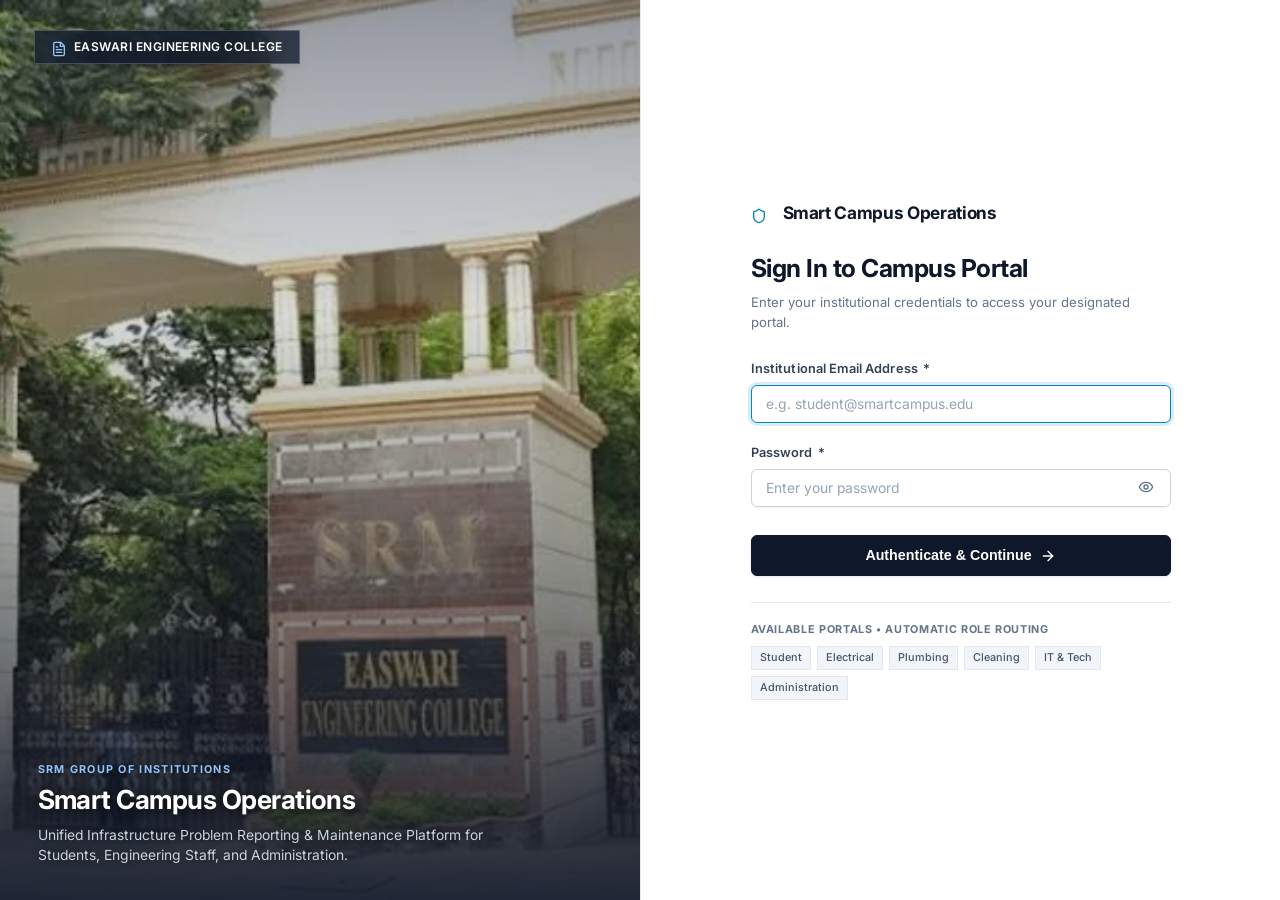
<file: frontend/index.html>
<!DOCTYPE html>
<html lang="en">
<head>
  <meta charset="UTF-8">
  <meta name="viewport" content="width=device-width, initial-scale=1.0">
  <title>Sign In &bull; Smart Campus Operations Portal</title>
  <link rel="stylesheet" href="assets/css/main.css">
  <link rel="stylesheet" href="assets/css/dashboard.css">
  <style>
    /* Reset & Viewport base */
    html, body {
      height: 100%;
      margin: 0;
      padding: 0;
    }

    /* Clean split-screen layout */
    .login-split-page {
      min-height: 100vh;
      display: flex;
      flex-direction: row;
      background-color: #ffffff;
      font-family: var(--font-sans);
      color: #0f172a;
      overflow-x: hidden;
      margin: 0;
      padding: 0;
    }

    /* Left pane: College Image (50% width, 100vh height) */
    .login-image-pane {
      position: relative;
      flex: 0 0 50%;
      width: 50%;
      min-height: 100vh;
      background-color: #0f172a;
      overflow: hidden;
      display: flex;
      flex-direction: column;
      justify-content: space-between;
    }

    .login-image-pane img {
      position: absolute;
      top: 0;
      left: 0;
      width: 100%;
      height: 100%;
      object-fit: cover;
      object-position: center center;
      display: block;
      transition: transform 0.6s ease;
    }

    /* Subtle contemporary gradient overlay on the image for depth & readability */
    .login-image-overlay {
      position: absolute;
      inset: 0;
      background: linear-gradient(
        180deg,
        rgba(15, 23, 42, 0.45) 0%,
        rgba(15, 23, 42, 0.15) 35%,
        rgba(15, 23, 42, 0.50) 70%,
        rgba(15, 23, 42, 0.92) 100%
      );
      pointer-events: none;
    }

    /* College image header badge */
    .image-top-bar {
      position: relative;
      z-index: 2;
      padding: 2rem 2.25rem;
      display: flex;
      align-items: center;
      justify-content: flex-start;
    }

    .college-tag {
      display: inline-flex;
      align-items: center;
      gap: 8px;
      padding: 7px 16px;
      background: rgba(15, 23, 42, 0.75);
      backdrop-filter: blur(12px);
      -webkit-backdrop-filter: blur(12px);
      border: 1px solid rgba(255, 255, 255, 0.20);
      border-radius: var(--radius-full);
      color: #ffffff;
      font-size: 0.8rem;
      font-weight: 600;
      letter-spacing: 0.04em;
      text-transform: uppercase;
      box-shadow: var(--shadow-md);
    }
    .college-tag i {
      width: 15px;
      height: 15px;
      color: #93c5fd;
    }

    /* College image footer caption */
    .image-bottom-caption {
      position: relative;
      z-index: 2;
      padding: 2.25rem 2.5rem;
      color: #ffffff;
    }

    .college-subtag {
      display: inline-block;
      font-size: 0.72rem;
      font-weight: 700;
      text-transform: uppercase;
      letter-spacing: 0.12em;
      color: #93c5fd;
      margin-bottom: 0.4rem;
      text-shadow: 0 1px 4px rgba(0, 0, 0, 0.6);
    }

    .college-title {
      margin: 0 0 0.5rem 0;
      font-size: 1.75rem;
      font-weight: 700;
      letter-spacing: -0.02em;
      color: #ffffff;
      text-shadow: 0 2px 10px rgba(0, 0, 0, 0.6);
    }

    .college-desc {
      margin: 0;
      font-size: 0.925rem;
      line-height: 1.5;
      color: #cbd5e1;
      text-shadow: 0 1px 6px rgba(0, 0, 0, 0.6);
      max-width: 480px;
    }

    /* Right pane: Login Section */
    .login-form-pane {
      flex: 0 0 50%;
      width: 50%;
      min-height: 100vh;
      display: flex;
      align-items: center;
      justify-content: center;
      padding: 3rem 2.5rem;
      background-color: #ffffff;
      color: #0f172a;
      box-sizing: border-box;
      overflow-y: auto;
      border-left: 1px solid var(--border-color);
    }

    /* Centered form wrapper */
    .login-form-wrapper {
      width: 100%;
      max-width: 420px;
      margin: 0 auto;
      box-sizing: border-box;
    }

    /* Clean Smart Campus branding header */
    .login-brand-header {
      margin-bottom: 1.75rem;
      text-align: left;
    }

    .login-brand-title {
      display: inline-flex;
      align-items: center;
      gap: 10px;
      font-size: 1.15rem;
      font-weight: 700;
      color: #0f172a;
      letter-spacing: -0.02em;
    }
    .login-brand-title i {
      width: 22px;
      height: 22px;
      color: #0284c7;
    }

    /* Heading in dark charcoal / navy */
    .auth-title {
      font-size: 1.65rem;
      font-weight: 700;
      color: #0f172a;
      margin: 0 0 0.5rem 0;
      letter-spacing: -0.02em;
      line-height: 1.25;
    }
    .auth-subtitle {
      font-size: 0.875rem;
      color: #64748b;
      margin: 0 0 1.75rem 0;
    }

    /* Form inputs */
    .form-group {
      margin-bottom: 1.35rem;
      text-align: left;
    }

    .form-label {
      display: block;
      margin-bottom: 0.45rem;
      font-size: 0.85rem;
      font-weight: 600;
      color: #334155;
    }

    .form-label .required {
      color: var(--color-danger);
    }

    .form-control {
      width: 100%;
      padding: 10px 14px;
      font-size: 0.925rem;
      background: #ffffff;
      border: 1px solid #cbd5e1;
      border-radius: var(--radius-md);
      color: #0f172a;
      box-sizing: border-box;
      transition: var(--transition-fast);
      font-family: inherit;
    }

    .form-control:focus {
      border-color: #0284c7;
      box-shadow: 0 0 0 3px rgba(2, 132, 199, 0.15);
      outline: none;
    }

    .password-input-group {
      position: relative;
    }

    .password-toggle-btn {
      position: absolute;
      right: 10px;
      top: 50%;
      transform: translateY(-50%);
      background: none;
      border: none;
      color: #64748b;
      cursor: pointer;
      display: inline-flex;
      align-items: center;
      justify-content: center;
      padding: 6px;
      transition: color 0.15s ease;
    }

    .password-toggle-btn:hover {
      color: #0f172a;
    }
    .password-toggle-btn i {
      width: 18px;
      height: 18px;
    }

    /* Enterprise Login Button */
    .btn-login {
      width: 100%;
      margin-top: 0.5rem;
      padding: 11px 18px;
      font-size: 0.95rem;
      font-weight: 600;
      color: #ffffff;
      background: #0f172a;
      border: 1px solid #0f172a;
      border-radius: var(--radius-md);
      cursor: pointer;
      box-shadow: var(--shadow-sm);
      transition: var(--transition-fast);
      display: inline-flex;
      align-items: center;
      justify-content: center;
      gap: 8px;
    }

    .btn-login:hover:not(:disabled) {
      background: #1e293b;
      border-color: #1e293b;
      transform: translateY(-1px);
      box-shadow: var(--shadow-md);
    }

    .btn-login:disabled {
      opacity: 0.65;
      cursor: not-allowed;
      transform: none;
    }

    /* Role Quick Helper */
    .login-portal-chips {
      margin-top: 1.75rem;
      padding-top: 1.25rem;
      border-top: 1px solid var(--border-color);
      display: flex;
      flex-direction: column;
      gap: 8px;
    }
    .login-portal-chips-label {
      font-size: 0.72rem;
      font-weight: 700;
      text-transform: uppercase;
      letter-spacing: 0.06em;
      color: #64748b;
    }
    .portal-chip-list {
      display: flex;
      flex-wrap: wrap;
      gap: 6px;
    }
    .portal-chip {
      font-size: 0.72rem;
      font-weight: 500;
      padding: 3px 8px;
      border-radius: var(--radius-full);
      background: #f1f5f9;
      color: #475569;
      border: 1px solid #e2e8f0;
    }

    /* Responsive adjustments */
    @media (max-width: 900px) {
      .login-split-page {
        flex-direction: column;
      }

      .login-image-pane {
        width: 100%;
        flex: 0 0 auto;
        min-height: 220px;
        height: 220px;
      }

      .login-image-pane img {
        object-position: center 30%;
      }

      .image-top-bar {
        padding: 1rem 1.25rem;
      }

      .image-bottom-caption {
        padding: 1rem 1.25rem;
      }

      .college-title {
        font-size: 1.25rem;
      }

      .college-desc {
        display: none;
      }

      .login-form-pane {
        width: 100%;
        flex: 1 1 auto;
        min-height: auto;
        padding: 2rem 1.5rem 3rem 1.5rem;
        border-left: none;
      }

      .login-form-wrapper {
        max-width: 100%;
      }
    }
  </style>
</head>
<body class="login-split-page">
  <a href="#main-content" class="skip-link">Skip to main content</a>

  <!-- Left Half: College Entrance Photo -->
  <aside class="login-image-pane" aria-label="College Campus Entrance">
    <img 
      src="assets/images/easwari-entrance.jpg" 
      alt="Easwari Engineering College Main Entrance"
      fetchpriority="high"
      loading="eager"
    >
    <div class="login-image-overlay"></div>

    <div class="image-top-bar">
      <div class="college-tag">
        <i data-icon="building-2"></i>
        <span>Easwari Engineering College</span>
      </div>
    </div>

    <div class="image-bottom-caption">
      <span class="college-subtag">SRM Group of Institutions</span>
      <h2 class="college-title">Smart Campus Operations</h2>
      <p class="college-desc">Unified Infrastructure Problem Reporting & Maintenance Platform for Students, Engineering Staff, and Administration.</p>
    </div>
  </aside>

  <!-- Right Half: Smart Campus Login Form -->
  <main id="main-content" class="login-form-pane">
    <div class="login-form-wrapper">
      
      <!-- Smart Campus Branding -->
      <div class="login-brand-header">
        <div class="login-brand-title">
          <i data-icon="shield"></i>
          <span>Smart Campus Operations</span>
        </div>
      </div>

      <!-- Heading -->
      <h1 class="auth-title">Sign In to Campus Portal</h1>
      <p class="auth-subtitle">Enter your institutional credentials to access your designated portal.</p>

      <!-- Live Error Alert Box -->
      <div id="loginAlert" class="alert alert-danger" style="display: none; margin-bottom: 1.5rem; font-size: 0.85rem;" role="alert">
        <i data-icon="alert-triangle"></i>
        <span id="loginAlertText">Invalid email address or password.</span>
      </div>

      <!-- Authentication Form -->
      <form id="loginForm" novalidate autocomplete="on">
        <!-- Email Input -->
        <div class="form-group">
          <label class="form-label" for="emailInput">
            Institutional Email Address <span class="required">*</span>
          </label>
          <input 
            type="email" 
            id="emailInput" 
            class="form-control" 
            placeholder="e.g. student@smartcampus.edu" 
            required
            autocomplete="email"
            autofocus
          >
          <div class="form-error" id="emailError" style="display: none; color: var(--color-danger); font-size: 0.8rem; margin-top: 4px;">Please enter a valid email address.</div>
        </div>

        <!-- Password Input with Show/Hide -->
        <div class="form-group">
          <label class="form-label" for="passwordInput">
            Password <span class="required">*</span>
          </label>
          <div class="password-input-group">
            <input 
              type="password" 
              id="passwordInput" 
              class="form-control" 
              placeholder="Enter your password" 
              required
              autocomplete="current-password"
            >
            <button 
              type="button" 
              class="password-toggle-btn" 
              id="togglePasswordBtn" 
              aria-label="Show password"
              title="Show or hide password"
            >
              <i data-icon="eye"></i>
            </button>
          </div>
          <div class="form-error" id="passwordError" style="display: none; color: var(--color-danger); font-size: 0.8rem; margin-top: 4px;">Password is required.</div>
        </div>

        <!-- Submit Button -->
        <button type="submit" class="btn-login" id="submitBtn">
          <span>Authenticate &amp; Continue</span>
          <i data-icon="arrow-right"></i>
        </button>
      </form>

      <!-- Portal Info Chips -->
      <div class="login-portal-chips">
        <span class="login-portal-chips-label">Available Portals &bull; Automatic Role Routing</span>
        <div class="portal-chip-list">
          <span class="portal-chip">Student</span>
          <span class="portal-chip">Electrical</span>
          <span class="portal-chip">Plumbing</span>
          <span class="portal-chip">Cleaning</span>
          <span class="portal-chip">IT &amp; Tech</span>
          <span class="portal-chip">Administration</span>
        </div>
      </div>

    </div>
  </main>

  <script src="assets/js/common.js"></script>
  <script src="assets/js/auth.js"></script>
  <script src="assets/js/api.js"></script>
  <script>
    document.addEventListener("DOMContentLoaded", () => {
      renderAllIcons();

      // If already authenticated with valid token, redirect directly to authorized portal
      const existingUser = authManager.getCurrentUser();
      if (existingUser && existingUser.token && existingUser.portalUrl) {
        window.location.replace(existingUser.portalUrl);
        return;
      }

      // Password visibility toggle
      const passwordInput = document.getElementById("passwordInput");
      const togglePasswordBtn = document.getElementById("togglePasswordBtn");

      togglePasswordBtn.addEventListener("click", () => {
        const isPassword = passwordInput.type === "password";
        passwordInput.type = isPassword ? "text" : "password";
        togglePasswordBtn.innerHTML = isPassword ? getIconSvg("eye-off") : getIconSvg("eye");
        togglePasswordBtn.setAttribute("aria-label", isPassword ? "Hide password" : "Show password");
      });

      // Login form handler
      const loginForm = document.getElementById("loginForm");
      const submitBtn = document.getElementById("submitBtn");
      const alertBox = document.getElementById("loginAlert");
      const alertText = document.getElementById("loginAlertText");
      const emailInput = document.getElementById("emailInput");

      loginForm.addEventListener("submit", async (e) => {
        e.preventDefault();
        alertBox.style.display = "none";

        const email = emailInput.value.trim();
        const password = passwordInput.value;
        const rememberMe = true;

        if (!email || !password) {
          showAlert("Please provide both email address and password.");
          return;
        }

        // Show loading state
        submitBtn.disabled = true;
        const originalBtnText = submitBtn.innerHTML;
        submitBtn.innerHTML = `${getIconSvg("refresh")} <span>Authenticating...</span>`;

        try {
          const authRes = await apiClient.login(email, password);

          if (!authRes.success || !authRes.token) {
            throw new Error(authRes.message || "Authentication failed.");
          }

          // Save authentic session with server-generated token & role
          authManager.saveSession(authRes, rememberMe);

          // Server determines the authorized destination
          const targetUrl = authRes.portalUrl || "student/index.html";
          window.location.replace(targetUrl);

        } catch (err) {
          submitBtn.disabled = false;
          submitBtn.innerHTML = originalBtnText;
          renderAllIcons();
          showAlert(err.message || "Invalid email address or password.");
        }
      });

      function showAlert(msg) {
        alertText.textContent = msg;
        alertBox.style.display = "flex";
        renderAllIcons();
      }
    });
  </script>
</body>
</html>
</file>
<file: frontend/assets/css/main.css>
/* ===================================================================
   Smart Campus Infrastructure Problem Reporter
   Enterprise Design System & Multi-Portal Design Tokens
   =================================================================== */

@import url('https://fonts.googleapis.com/css2?family=Inter:wght@400;500;600;700&display=swap');

:root {
  /* Global Typography */
  --font-sans: 'Inter', -apple-system, BlinkMacSystemFont, "Segoe UI", Roboto, "Helvetica Neue", Arial, sans-serif;
  --font-mono: ui-monospace, SFMono-Regular, Menlo, Monaco, Consolas, "Liberation Mono", "Courier New", monospace;

  /* Global Neutral Scale */
  --color-slate-50: #f8fafc;
  --color-slate-100: #f1f5f9;
  --color-slate-200: #e2e8f0;
  --color-slate-300: #cbd5e1;
  --color-slate-400: #94a3b8;
  --color-slate-500: #64748b;
  --color-slate-600: #475569;
  --color-slate-700: #334155;
  --color-slate-800: #1e293b;
  --color-slate-900: #0f172a;

  /* Global Surfaces & Borders */
  --color-bg: #f8fafc;
  --color-surface: #ffffff;
  --color-surface-muted: #f1f5f9;
  --color-surface-hover: #f8fafc;
  --border-color: #e2e8f0;
  --border-color-subtle: #f1f5f9;
  --border-color-focus: #0f766e;

  /* Global Text */
  --color-text-main: #0f172a;
  --color-text-muted: #64748b;
  --color-text-light: #94a3b8;
  --color-text-inverse: #ffffff;

  /* Global Radii */
  --radius-xs: 3px;
  --radius-sm: 4px;
  --radius-md: 6px;
  --radius-lg: 8px;
  --radius-xl: 10px;
  --radius-pill: 9999px;

  /* Restrained Enterprise Shadows */
  --shadow-xs: 0 1px 2px rgba(15, 23, 42, 0.04);
  --shadow-sm: 0 1px 3px rgba(15, 23, 42, 0.06), 0 1px 2px rgba(15, 23, 42, 0.04);
  --shadow-md: 0 4px 6px -1px rgba(15, 23, 42, 0.07), 0 2px 4px -2px rgba(15, 23, 42, 0.04);
  --shadow-lg: 0 12px 24px -4px rgba(15, 23, 42, 0.12), 0 4px 8px -2px rgba(15, 23, 42, 0.04);

  /* Global Transitions */
  --transition-fast: all 0.15s cubic-bezier(0.4, 0, 0.2, 1);
  --transition-normal: all 0.2s cubic-bezier(0.4, 0, 0.2, 1);

  /* Standard Universal Status Meaning Tokens */
  --status-submitted-text: #1d4ed8;
  --status-submitted-bg: #eff6ff;
  --status-submitted-border: #bfdbfe;

  --status-review-text: #4338ca;
  --status-review-bg: #eef2ff;
  --status-review-border: #c7d2fe;

  --status-progress-text: #0284c7;
  --status-progress-bg: #f0f9ff;
  --status-progress-border: #bae6fd;

  --status-verification-text: #c2410c;
  --status-verification-bg: #fff7ed;
  --status-verification-border: #fed7aa;

  --status-resolved-text: #15803d;
  --status-resolved-bg: #f0fdf4;
  --status-resolved-border: #bbf7d0;

  --status-declined-text: #b91c1c;
  --status-declined-bg: #fef2f2;
  --status-declined-border: #fecaca;

  --status-rework-text: #b45309;
  --status-rework-bg: #fffbeb;
  --status-rework-border: #fde68a;

  --status-overdue-text: #991b1b;
  --status-overdue-bg: #fef2f2;
  --status-overdue-border: #f87171;

  /* Default Portal Fallback (Student / General) */
  --portal-accent: #0f766e;
  --portal-accent-hover: #115e59;
  --portal-accent-light: #0d9488;
  --portal-accent-soft: #f0fdfa;
  --portal-accent-border: #99f6e4;
  --portal-accent-contrast: #ffffff;
  --portal-header-bg: #ffffff;
  --portal-header-border: #e2e8f0;
  --portal-header-text: #0f172a;
  --portal-header-subtext: #64748b;
  --portal-bg: #f8fafc;
  --portal-surface: #ffffff;
  --portal-surface-muted: #f1f5f9;
}

/* ===================================================================
   PORTAL THEME IDENTITIES (Consistently across all screens)
   =================================================================== */

/* Theme A: Student Portal — Academic Slate + Teal */
[data-portal="student"] {
  --portal-accent: #0f766e;
  --portal-accent-hover: #115e59;
  --portal-accent-light: #0d9488;
  --portal-accent-soft: #f0fdfa;
  --portal-accent-border: #99f6e4;
  --portal-accent-contrast: #ffffff;
  --portal-header-bg: #ffffff;
  --portal-header-border: #e2e8f0;
  --portal-header-text: #0f172a;
  --portal-header-subtext: #475569;
  --portal-bg: #f8fafc;
  --portal-surface: #ffffff;
  --portal-surface-muted: #f1f5f9;
  --border-color-focus: #0f766e;
}

/* Theme B: Electrical Department Portal — Technical Operations: Graphite + Amber */
[data-portal="electrical"] {
  --portal-accent: #d97706;
  --portal-accent-hover: #b45309;
  --portal-accent-light: #f59e0b;
  --portal-accent-soft: #fffbeb;
  --portal-accent-border: #fde68a;
  --portal-accent-contrast: #ffffff;
  --portal-header-bg: #111827;
  --portal-header-border: #1f2937;
  --portal-header-text: #f9fafb;
  --portal-header-subtext: #9ca3af;
  --portal-bg: #f9fafb;
  --portal-surface: #ffffff;
  --portal-surface-muted: #f3f4f6;
  --border-color: #e5e7eb;
  --border-color-focus: #d97706;
}

/* Theme C: Plumbing Department Portal — Water & Facilities: Deep Teal + Aqua */
[data-portal="plumbing"] {
  --portal-accent: #0f766e;
  --portal-accent-hover: #115e59;
  --portal-accent-light: #0d9488;
  --portal-accent-soft: #f0fdfa;
  --portal-accent-border: #99f6e4;
  --portal-accent-contrast: #ffffff;
  --portal-secondary: #0891b2;
  --portal-secondary-hover: #0e7490;
  --portal-secondary-light: #06b6d4;
  --portal-secondary-soft: #ecfeff;
  --portal-secondary-border: #a5f3fc;
  --portal-secondary-text: #155e75;
  --portal-sidebar-bg: #0f766e;
  --portal-sidebar-border: #115e59;
  --portal-sidebar-text: #ccfbf1;
  --portal-sidebar-active: #ffffff;
  --portal-sidebar-active-bg: rgba(8, 145, 178, 0.35);
  --portal-sidebar-active-border: #06b6d4;
  --portal-header-bg: #0f766e;
  --portal-header-border: #115e59;
  --portal-header-text: #ffffff;
  --portal-header-subtext: #ccfbf1;
  --portal-bg: #f8fafc;
  --portal-surface: #ffffff;
  --portal-surface-muted: #f0fdfa;
  --border-color: #cbd5e1;
  --border-color-focus: #0f766e;
}

/* Theme D: Cleaning Department Portal — Campus Facilities & Hygiene: Forest Green + Warm Stone */
[data-portal="cleaning"] {
  --portal-accent: #166534;
  --portal-accent-hover: #14532d;
  --portal-accent-light: #15803d;
  --portal-accent-soft: #f0fdf4;
  --portal-accent-border: #bbf7d0;
  --portal-accent-contrast: #ffffff;
  --portal-secondary: #78716c;
  --portal-secondary-hover: #57534e;
  --portal-secondary-light: #a8a29e;
  --portal-secondary-soft: #fafaf9;
  --portal-secondary-border: #e7e5e4;
  --portal-secondary-text: #292524;
  --portal-sidebar-bg: #14532d;
  --portal-sidebar-border: #144023;
  --portal-sidebar-text: #e7e5e4;
  --portal-sidebar-active: #ffffff;
  --portal-sidebar-active-bg: rgba(231, 229, 228, 0.2);
  --portal-sidebar-active-border: #e7e5e4;
  --portal-header-bg: #1c3d27;
  --portal-header-border: #142e1d;
  --portal-header-text: #ffffff;
  --portal-header-subtext: #dcfce7;
  --portal-bg: #fafaf9;
  --portal-surface: #ffffff;
  --portal-surface-muted: #f5f5f4;
  --border-color: #e7e5e4;
  --border-color-focus: #166534;
}

/* Theme E: IT & Technical Support Portal — Technical Service Desk: Indigo + Cool Grey */
[data-portal="it_support"] {
  --portal-accent: #4338ca;
  --portal-accent-hover: #3730a3;
  --portal-accent-light: #4f46e5;
  --portal-accent-soft: #eef2ff;
  --portal-accent-border: #c7d2fe;
  --portal-accent-contrast: #ffffff;
  --portal-secondary: #475569;
  --portal-secondary-hover: #334155;
  --portal-secondary-light: #64748b;
  --portal-secondary-soft: #f8fafc;
  --portal-secondary-border: #e2e8f0;
  --portal-secondary-text: #0f172a;
  --portal-sidebar-bg: #1e1b4b;
  --portal-sidebar-border: #312e81;
  --portal-sidebar-text: #cbd5e1;
  --portal-sidebar-active: #ffffff;
  --portal-sidebar-active-bg: rgba(99, 102, 241, 0.25);
  --portal-sidebar-active-border: #818cf8;
  --portal-header-bg: #1e1b4b;
  --portal-header-border: #312e81;
  --portal-header-text: #f5f3ff;
  --portal-header-subtext: #c7d2fe;
  --portal-bg: #f8fafc;
  --portal-surface: #ffffff;
  --portal-surface-muted: #f1f5f9;
  --border-color: #e2e8f0;
  --border-color-focus: #4338ca;
}

/* Theme F: Administration Portal — Royal Blue + Light Cream */
[data-portal="admin"] {
  --portal-accent: #014BAA;
  --portal-accent-hover: #013b88;
  --portal-accent-light: #1a62c6;
  --portal-accent-soft: #eaf1fb;
  --portal-accent-border: #b8d2f5;
  --portal-accent-contrast: #ffffff;
  --portal-sidebar-bg: #014BAA;
  --portal-sidebar-border: #013b88;
  --portal-sidebar-text: #F8F3F0;
  --portal-sidebar-active: #ffffff;
  --portal-sidebar-active-bg: rgba(255, 255, 255, 0.18);
  --portal-sidebar-active-border: #ffffff;
  --portal-header-bg: #014BAA;
  --portal-header-border: rgba(255, 255, 255, 0.15);
  --portal-header-text: #F8F3F0;
  --portal-header-subtext: #e2e8f0;
  --portal-bg: #F8F3F0;
  --portal-surface: #ffffff;
  --portal-surface-muted: #f0ebe6;
  --border-color: #e2ddd9;
  --border-color-focus: #014BAA;
}

/* ===================================================================
   Base Reset & Typography
   =================================================================== */
*, *::before, *::after {
  box-sizing: border-box;
  margin: 0;
  padding: 0;
}

html {
  font-size: 15px;
  -webkit-font-smoothing: antialiased;
  -moz-osx-font-smoothing: grayscale;
}

body {
  font-family: var(--font-sans);
  background-color: var(--portal-bg);
  color: var(--color-text-main);
  line-height: 1.5;
  min-height: 100vh;
  display: flex;
  flex-direction: column;
}

/* Skip link */
.skip-link {
  position: absolute;
  top: -40px;
  left: 12px;
  background: var(--portal-accent);
  color: var(--portal-accent-contrast);
  padding: 8px 14px;
  border-radius: var(--radius-sm);
  z-index: 10000;
  text-decoration: none;
  font-weight: 600;
  font-size: 0.85rem;
  transition: top 0.15s ease;
}
.skip-link:focus {
  top: 12px;
}

/* Containers */
.container {
  width: 100%;
  max-width: 1280px;
  margin-left: auto;
  margin-right: auto;
  padding-left: 1.5rem;
  padding-right: 1.5rem;
}

.container-narrow {
  max-width: 820px;
}

/* Headings */
h1, h2, h3, h4, h5, h6 {
  color: var(--color-text-main);
  font-weight: 600;
  line-height: 1.25;
  letter-spacing: -0.015em;
}

h1 { font-size: 1.5rem; }
h2 { font-size: 1.25rem; }
h3 { font-size: 1.1rem; }
h4 { font-size: 0.95rem; }

p {
  color: var(--color-text-main);
  line-height: 1.55;
}

a {
  color: var(--portal-accent);
  text-decoration: none;
  transition: var(--transition-fast);
}
a:hover {
  color: var(--portal-accent-hover);
}

/* ===================================================================
   SVG Icon Engine Utilities
   =================================================================== */
.svg-icon {
  display: inline-flex;
  align-items: center;
  justify-content: center;
  vertical-align: middle;
  flex-shrink: 0;
  stroke: currentColor;
}

.icon-spin {
  animation: iconSpinAnim 1s linear infinite;
}

@keyframes iconSpinAnim {
  from { transform: rotate(0deg); }
  to { transform: rotate(360deg); }
}

.text-success { color: #15803d !important; }
.text-danger { color: #b91c1c !important; }
.text-warning { color: #b45309 !important; }
.text-info { color: #0284c7 !important; }

/* ===================================================================
   Buttons
   =================================================================== */
.btn {
  display: inline-flex;
  align-items: center;
  justify-content: center;
  gap: 7px;
  font-family: inherit;
  font-size: 0.85rem;
  font-weight: 500;
  line-height: 1;
  padding: 8px 14px;
  border-radius: var(--radius-md);
  border: 1px solid transparent;
  cursor: pointer;
  user-select: none;
  white-space: nowrap;
  transition: var(--transition-fast);
  text-decoration: none;
}

.btn:focus-visible {
  outline: 2px solid var(--portal-accent);
  outline-offset: 2px;
}

.btn:disabled {
  opacity: 0.55;
  cursor: not-allowed;
  pointer-events: none;
}

/* Primary Button (Portal Accent) */
.btn-primary {
  background-color: var(--portal-accent);
  color: var(--portal-accent-contrast);
  border-color: var(--portal-accent);
  box-shadow: var(--shadow-xs);
}
.btn-primary:hover:not(:disabled) {
  background-color: var(--portal-accent-hover);
  border-color: var(--portal-accent-hover);
  color: #ffffff;
}

/* Accent Button (Explicit solid style) */
.btn-accent {
  background-color: var(--portal-accent);
  color: var(--portal-accent-contrast);
  border-color: var(--portal-accent);
}
.btn-accent:hover:not(:disabled) {
  background-color: var(--portal-accent-hover);
  border-color: var(--portal-accent-hover);
  color: #ffffff;
}

/* Secondary / Outline Button */
.btn-outline, .btn-secondary {
  background-color: #ffffff;
  color: var(--color-slate-700);
  border-color: var(--border-color);
  box-shadow: var(--shadow-xs);
}
.btn-outline:hover:not(:disabled), .btn-secondary:hover:not(:disabled) {
  background-color: var(--color-slate-50);
  border-color: var(--color-slate-300);
  color: var(--color-slate-900);
}

/* Success Button */
.btn-success {
  background-color: #15803d;
  color: #ffffff;
  border-color: #15803d;
  box-shadow: var(--shadow-xs);
}
.btn-success:hover:not(:disabled) {
  background-color: #166534;
  border-color: #166534;
}

/* Danger / Destructive Button */
.btn-danger {
  background-color: #b91c1c;
  color: #ffffff;
  border-color: #b91c1c;
  box-shadow: var(--shadow-xs);
}
.btn-danger:hover:not(:disabled) {
  background-color: #991b1b;
  border-color: #991b1b;
}

/* Ghost / Subtle Button */
.btn-ghost {
  background-color: transparent;
  color: var(--color-slate-600);
  border-color: transparent;
}
.btn-ghost:hover:not(:disabled) {
  background-color: var(--color-slate-100);
  color: var(--color-slate-900);
}

/* Button Sizing */
.btn-sm {
  padding: 6px 11px;
  font-size: 0.8rem;
  border-radius: var(--radius-sm);
}

.btn-lg {
  padding: 10px 18px;
  font-size: 0.95rem;
  border-radius: var(--radius-md);
}

/* ===================================================================
   Form Controls
   =================================================================== */
.form-group {
  margin-bottom: 1.15rem;
}

.form-label {
  display: block;
  font-size: 0.8rem;
  font-weight: 600;
  color: var(--color-slate-700);
  margin-bottom: 5px;
  letter-spacing: 0.01em;
}

.form-label .required {
  color: #dc2626;
  margin-left: 2px;
}

.form-control, .form-select {
  width: 100%;
  padding: 7px 11px;
  font-family: inherit;
  font-size: 0.875rem;
  color: var(--color-text-main);
  background-color: #ffffff;
  border: 1px solid var(--border-color);
  border-radius: var(--radius-md);
  box-shadow: var(--shadow-xs);
  transition: var(--transition-fast);
}

.form-control:focus, .form-select:focus {
  outline: none;
  border-color: var(--border-color-focus);
  box-shadow: 0 0 0 3px var(--portal-accent-soft);
}

.form-control::placeholder {
  color: var(--color-slate-400);
}

.form-control:disabled, .form-select:disabled {
  background-color: var(--color-slate-100);
  color: var(--color-slate-500);
  cursor: not-allowed;
  border-color: var(--color-slate-200);
}

textarea.form-control {
  line-height: 1.45;
  resize: vertical;
}

.form-error {
  display: none;
  color: #b91c1c;
  font-size: 0.78rem;
  margin-top: 4px;
  font-weight: 500;
}

.form-help {
  font-size: 0.75rem;
  color: var(--color-slate-500);
  margin-top: 4px;
}

/* ===================================================================
   Badges (Status & Department)
   =================================================================== */
.badge {
  display: inline-flex;
  align-items: center;
  gap: 5px;
  font-size: 0.725rem;
  font-weight: 600;
  letter-spacing: 0.02em;
  padding: 3px 8px;
  border-radius: var(--radius-sm);
  border: 1px solid transparent;
  line-height: 1.2;
  white-space: nowrap;
}

/* Status Badges */
.badge-submitted {
  background-color: var(--status-submitted-bg);
  color: var(--status-submitted-text);
  border-color: var(--status-submitted-border);
}

.badge-under-review {
  background-color: var(--status-review-bg);
  color: var(--status-review-text);
  border-color: var(--status-review-border);
}

.badge-in-progress {
  background-color: var(--portal-accent-soft);
  color: var(--portal-accent);
  border-color: var(--portal-accent-border);
}

.badge-verification, .badge-awaiting-approval {
  background-color: var(--status-verification-bg);
  color: var(--status-verification-text);
  border-color: var(--status-verification-border);
}

.badge-resolved, .badge-closed {
  background-color: var(--status-resolved-bg);
  color: var(--status-resolved-text);
  border-color: var(--status-resolved-border);
}

.badge-declined {
  background-color: var(--status-declined-bg);
  color: var(--status-declined-text);
  border-color: var(--status-declined-border);
}

.badge-rework {
  background-color: var(--status-rework-bg);
  color: var(--status-rework-text);
  border-color: var(--status-rework-border);
}

.badge-overdue {
  background-color: var(--status-overdue-bg);
  color: var(--status-overdue-text);
  border-color: var(--status-overdue-border);
  font-weight: 700;
}

/* Department Indicator Badges */
.dept-pill {
  display: inline-flex;
  align-items: center;
  gap: 5px;
  font-size: 0.75rem;
  font-weight: 500;
  color: var(--color-slate-700);
}

.dept-pill-icon {
  display: inline-flex;
}

.dept-pill-electrical .dept-pill-icon { color: #d97706; }
.dept-pill-plumbing .dept-pill-icon { color: #0284c7; }
.dept-pill-cleaning .dept-pill-icon { color: #15803d; }
.dept-pill-it .dept-pill-icon { color: #4f46e5; }

/* Ticket ID Monospace Badge */
.ticket-id-tag {
  font-family: var(--font-mono);
  font-size: 0.775rem;
  font-weight: 600;
  color: var(--color-slate-700);
  background-color: var(--color-slate-100);
  border: 1px solid var(--color-slate-200);
  padding: 2px 6px;
  border-radius: var(--radius-xs);
  letter-spacing: -0.02em;
}

/* ===================================================================
   Operations Tables
   =================================================================== */
.table-responsive {
  width: 100%;
  overflow-x: auto;
  -webkit-overflow-scrolling: touch;
  background-color: var(--portal-surface);
  border: 1px solid var(--border-color);
  border-radius: var(--radius-md);
  box-shadow: var(--shadow-xs);
}

.table {
  width: 100%;
  border-collapse: separate;
  border-spacing: 0;
  text-align: left;
  font-size: 0.85rem;
}

.table th {
  background-color: var(--color-slate-50);
  color: var(--color-slate-500);
  font-size: 0.725rem;
  font-weight: 600;
  text-transform: uppercase;
  letter-spacing: 0.04em;
  padding: 9px 14px;
  border-bottom: 1px solid var(--border-color);
  white-space: nowrap;
}

.table td {
  padding: 10px 14px;
  border-bottom: 1px solid var(--border-color);
  color: var(--color-text-main);
  vertical-align: middle;
}

.table tbody tr:last-child td {
  border-bottom: none;
}

.table tbody tr {
  transition: background-color 0.12s ease;
}

.table tbody tr:hover {
  background-color: var(--portal-surface-muted);
}

/* ===================================================================
   Modals & Overlays
   =================================================================== */
.modal-overlay {
  position: fixed;
  inset: 0;
  background-color: rgba(15, 23, 42, 0.55);
  backdrop-filter: blur(2px);
  -webkit-backdrop-filter: blur(2px);
  display: flex;
  align-items: center;
  justify-content: center;
  z-index: 1000;
  padding: 1.25rem;
  opacity: 0;
  visibility: hidden;
  transition: opacity 0.2s ease, visibility 0.2s ease;
}

.modal-overlay.active {
  opacity: 1;
  visibility: visible;
}

.modal {
  background-color: #ffffff;
  border: 1px solid var(--border-color);
  border-radius: var(--radius-lg);
  box-shadow: var(--shadow-lg);
  width: 100%;
  max-width: 640px;
  max-height: 90vh;
  display: flex;
  flex-direction: column;
  overflow: hidden;
  transform: scale(0.97);
  transition: transform 0.2s ease;
}

.modal-overlay.active .modal {
  transform: scale(1);
}

.modal-header {
  padding: 14px 20px;
  border-bottom: 1px solid var(--border-color);
  background-color: #ffffff;
  display: flex;
  align-items: center;
  justify-content: space-between;
  gap: 12px;
  flex-shrink: 0;
}

.modal-title {
  font-size: 1.05rem;
  font-weight: 600;
  color: var(--color-text-main);
  margin: 0;
  display: flex;
  align-items: center;
  gap: 8px;
}

.btn-close-modal {
  background: none;
  border: none;
  color: var(--color-slate-400);
  cursor: pointer;
  padding: 4px;
  border-radius: var(--radius-xs);
  display: inline-flex;
  align-items: center;
  justify-content: center;
  transition: var(--transition-fast);
}

.btn-close-modal:hover {
  color: var(--color-slate-700);
  background-color: var(--color-slate-100);
}

.modal-body {
  padding: 20px;
  overflow-y: auto;
  flex-grow: 1;
  -webkit-overflow-scrolling: touch;
}

.modal-footer {
  padding: 12px 20px;
  border-top: 1px solid var(--border-color);
  background-color: var(--color-slate-50);
  display: flex;
  align-items: center;
  justify-content: flex-end;
  gap: 10px;
  flex-shrink: 0;
}

/* ===================================================================
   Notification Toast Stack
   =================================================================== */
.toast-container {
  position: fixed;
  bottom: 20px;
  right: 20px;
  z-index: 9999;
  display: flex;
  flex-direction: column;
  gap: 8px;
  max-width: 380px;
}

.toast {
  display: flex;
  align-items: center;
  gap: 10px;
  padding: 10px 14px;
  background-color: #ffffff;
  border: 1px solid var(--border-color);
  border-radius: var(--radius-md);
  box-shadow: var(--shadow-md);
  font-size: 0.85rem;
  color: var(--color-text-main);
  animation: toastSlideIn 0.25s cubic-bezier(0.16, 1, 0.3, 1);
  transition: opacity 0.25s ease, transform 0.25s ease;
}

@keyframes toastSlideIn {
  from {
    opacity: 0;
    transform: translateY(8px);
  }
  to {
    opacity: 1;
    transform: translateY(0);
  }
}

.toast-icon {
  display: inline-flex;
  flex-shrink: 0;
}

.toast-success {
  border-left: 3.5px solid #15803d;
}
.toast-success .toast-icon {
  color: #15803d;
}

.toast-danger {
  border-left: 3.5px solid #b91c1c;
}
.toast-danger .toast-icon {
  color: #b91c1c;
}

.toast-warning {
  border-left: 3.5px solid #b45309;
}
.toast-warning .toast-icon {
  color: #b45309;
}

.toast-info {
  border-left: 3.5px solid var(--portal-accent);
}
.toast-info .toast-icon {
  color: var(--portal-accent);
}
</file>
<file: frontend/assets/css/dashboard.css>
/* ===================================================================
   Smart Campus Infrastructure Problem Reporter
   Enterprise Operations Dashboard & Portal Component Styles
   =================================================================== */

/* ===================================================================
   Top Navigation & Portal Brand Headers
   =================================================================== */
.navbar {
  background-color: var(--portal-header-bg);
  border-bottom: 1px solid var(--portal-header-border);
  padding: 0.65rem 0;
  box-shadow: var(--shadow-xs);
  transition: var(--transition-normal);
}

.navbar-inner {
  display: flex;
  align-items: center;
  justify-content: space-between;
}

.navbar-brand {
  display: inline-flex;
  align-items: center;
  gap: 9px;
  font-size: 0.95rem;
  font-weight: 600;
  color: var(--portal-header-text);
  letter-spacing: -0.01em;
  text-decoration: none;
}
.navbar-brand:hover {
  color: var(--portal-header-text);
  opacity: 0.9;
}

.brand-icon-wrap {
  width: 28px;
  height: 28px;
  border-radius: var(--radius-sm);
  background: var(--portal-accent);
  color: var(--portal-accent-contrast);
  display: flex;
  align-items: center;
  justify-content: center;
}

.brand-portal-tag {
  font-size: 0.75rem;
  font-weight: 500;
  color: var(--portal-header-subtext);
  padding-left: 8px;
  border-left: 1px solid var(--border-color);
  margin-left: 4px;
}

.navbar-nav {
  list-style: none;
  display: flex;
  align-items: center;
  gap: 12px;
  margin: 0;
  padding: 0;
}

.navbar-nav li a {
  display: inline-flex;
  align-items: center;
  gap: 6px;
  font-size: 0.825rem;
  font-weight: 500;
  color: var(--portal-header-subtext);
  padding: 6px 10px;
  border-radius: var(--radius-sm);
  transition: var(--transition-fast);
}

.navbar-nav li a:hover {
  color: var(--portal-header-text);
  background-color: rgba(0, 0, 0, 0.04);
}

[data-portal="electrical"] .navbar-nav li a:hover,
[data-portal="plumbing"] .navbar-nav li a:hover,
[data-portal="cleaning"] .navbar-nav li a:hover,
[data-portal="it_support"] .navbar-nav li a:hover {
  background-color: rgba(255, 255, 255, 0.1);
  color: #ffffff;
}

/* ===================================================================
   Portal Page Headers
   =================================================================== */
.portal-page-header {
  display: flex;
  align-items: center;
  justify-content: space-between;
  padding: 1.25rem 0 1rem;
  margin-bottom: 1.25rem;
  border-bottom: 1px solid var(--border-color);
  gap: 1rem;
}

.portal-header-left {
  display: flex;
  flex-direction: column;
  gap: 3px;
}

.portal-page-title {
  font-size: 1.35rem;
  font-weight: 700;
  color: var(--color-text-main);
  letter-spacing: -0.02em;
  margin: 0;
  display: flex;
  align-items: center;
  gap: 10px;
}

.portal-page-subtitle {
  font-size: 0.825rem;
  color: var(--color-text-muted);
  display: flex;
  align-items: center;
  gap: 8px;
}

.portal-header-actions {
  display: flex;
  align-items: center;
  gap: 10px;
  flex-shrink: 0;
}

/* Student Portal Header Custom Alignment */
.student-page-header {
  display: flex;
  align-items: center;
  justify-content: space-between;
  padding: 1rem 0;
  margin-bottom: 1.25rem;
  border-bottom: 1px solid var(--border-color);
}

.student-centered-heading {
  font-size: 1.35rem;
  font-weight: 700;
  color: var(--color-slate-900);
  margin: 0;
  display: flex;
  align-items: center;
  gap: 9px;
}

/* Department Topbar Header */
.dept-page-header {
  background: var(--portal-header-bg);
  border: 1px solid var(--portal-header-border);
  border-radius: var(--radius-lg);
  padding: 1rem 1.25rem;
  margin-bottom: 1.25rem;
  display: flex;
  align-items: center;
  justify-content: center;
  position: relative;
  box-shadow: var(--shadow-sm);
  color: var(--portal-header-text);
}

.dept-heading-wrap {
  display: flex;
  align-items: center;
  justify-content: center;
  gap: 12px;
  text-align: center;
}

.dept-heading-icon {
  width: 36px;
  height: 36px;
  border-radius: var(--radius-md);
  background: rgba(255, 255, 255, 0.12);
  display: flex;
  align-items: center;
  justify-content: center;
  color: var(--portal-accent-light);
}

.dept-centered-heading {
  font-size: 1.25rem;
  font-weight: 700;
  color: var(--portal-header-text);
  margin: 0;
  letter-spacing: -0.015em;
  text-align: center;
}

.dept-header-actions {
  position: absolute;
  right: 1.25rem;
  display: flex;
  align-items: center;
  gap: 8px;
}

.dept-header-actions .btn {
  background: rgba(255, 255, 255, 0.08);
  border-color: rgba(255, 255, 255, 0.2);
  color: var(--portal-header-text);
}

.dept-header-actions .btn:hover {
  background: rgba(255, 255, 255, 0.18);
  border-color: rgba(255, 255, 255, 0.35);
  color: #ffffff;
}

/* ===================================================================
   Streamlined Metric Strip / Dashboard Statistics Panels
   Compact, information-dense, aligned metrics replacing oversized cards
   =================================================================== */
.metrics-grid,
.metrics-grid-admin-6 {
  display: grid;
  grid-template-columns: repeat(6, 1fr);
  gap: 10px;
  margin-bottom: 1.25rem;
}

.metrics-grid-student,
.metrics-grid-dept {
  display: grid;
  grid-template-columns: repeat(7, 1fr);
  gap: 10px;
  margin-bottom: 1.25rem;
}

@media (max-width: 1200px) {
  .metrics-grid-student,
  .metrics-grid-dept {
    grid-template-columns: repeat(4, 1fr);
  }
}

@media (max-width: 1100px) {
  .metrics-grid,
  .metrics-grid-admin-6 {
    grid-template-columns: repeat(3, 1fr);
  }
}

@media (max-width: 640px) {
  .metrics-grid,
  .metrics-grid-student,
  .metrics-grid-dept,
  .metrics-grid-admin-6 {
    grid-template-columns: repeat(2, 1fr);
  }
}

.metric-card {
  background-color: #ffffff;
  border: 1px solid var(--border-color);
  border-radius: var(--radius-md);
  padding: 10px 14px;
  box-shadow: var(--shadow-xs);
  cursor: pointer;
  user-select: none;
  position: relative;
  display: flex;
  flex-direction: column;
  justify-content: space-between;
  gap: 6px;
  min-height: 74px;
  transition: transform 0.15s ease, border-color 0.15s ease, box-shadow 0.15s ease, background-color 0.15s ease;
}

.metric-card:hover {
  transform: translateY(-1px);
  border-color: var(--color-slate-400);
  box-shadow: var(--shadow-sm);
}

.metric-card:focus-visible {
  outline: 2px solid var(--portal-accent);
  outline-offset: 2px;
}

/* Metric Card Active Selected Filter State */
.metric-card.active {
  background-color: var(--portal-accent-soft);
  border-color: var(--portal-accent);
  box-shadow: 0 0 0 1px var(--portal-accent), var(--shadow-xs);
}

.metric-card.active .metric-info h4,
.metric-card.active .metric-card-top .metric-info h4 {
  color: var(--portal-accent);
  font-weight: 700;
}

.metric-card.active .metric-value {
  color: var(--portal-accent);
}

/* Metric Active Top Indicator Pip */
.metric-active-badge {
  position: absolute;
  top: 6px;
  right: 6px;
  width: 6px;
  height: 6px;
  border-radius: 50%;
  background-color: var(--portal-accent);
  display: none;
}

.metric-card.active .metric-active-badge {
  display: block;
}

/* Metric Card Header Row (Label + Icon) */
.metric-card-top,
.metric-card-header {
  display: flex;
  align-items: center;
  justify-content: space-between;
  gap: 8px;
  width: 100%;
}

.metric-info h4 {
  font-size: 0.72rem;
  font-weight: 600;
  color: var(--color-slate-500);
  text-transform: uppercase;
  letter-spacing: 0.04em;
  margin: 0;
  line-height: 1.2;
}

.metric-icon-small,
.metric-icon-box {
  width: 24px;
  height: 24px;
  border-radius: var(--radius-xs);
  display: inline-flex;
  align-items: center;
  justify-content: center;
  background-color: var(--color-slate-100);
  color: var(--color-slate-600);
  flex-shrink: 0;
}

.metric-card.active .metric-icon-small,
.metric-card.active .metric-icon-box {
  background-color: #ffffff;
  color: var(--portal-accent);
}

/* Metric Numeric Value */
.metric-value {
  font-size: 1.45rem;
  font-weight: 700;
  color: var(--color-slate-900);
  line-height: 1;
  letter-spacing: -0.02em;
  font-variant-numeric: tabular-nums;
  margin-top: 2px;
}

/* ===================================================================
   Active Filter Notification Strip
   =================================================================== */
.active-filter-bar {
  display: flex;
  align-items: center;
  justify-content: space-between;
  gap: 12px;
  background-color: var(--portal-accent-soft);
  border: 1px solid var(--portal-accent-border);
  border-radius: var(--radius-md);
  padding: 8px 14px;
  margin-bottom: 1rem;
  font-size: 0.825rem;
}

.active-filter-content {
  display: flex;
  align-items: center;
  gap: 8px;
  flex-wrap: wrap;
}

.active-filter-label {
  color: var(--color-slate-700);
  font-weight: 600;
}

.active-filter-pill {
  display: inline-flex;
  align-items: center;
  gap: 5px;
  background-color: var(--portal-accent);
  color: var(--portal-accent-contrast);
  padding: 2px 8px;
  border-radius: var(--radius-xs);
  font-size: 0.75rem;
  font-weight: 600;
}

.active-filter-count {
  color: var(--color-slate-500);
  font-size: 0.8rem;
}

.btn-clear-filter {
  background: #ffffff;
  color: var(--color-slate-700);
  border: 1px solid var(--border-color);
  border-radius: var(--radius-xs);
  padding: 4px 10px;
  font-size: 0.775rem;
  font-weight: 500;
  cursor: pointer;
  display: inline-flex;
  align-items: center;
  gap: 5px;
  transition: var(--transition-fast);
}

.btn-clear-filter:hover {
  background-color: var(--color-slate-100);
  color: var(--color-slate-900);
}

/* ===================================================================
   Toolbar & Filters
   =================================================================== */
.toolbar {
  display: flex;
  flex-wrap: wrap;
  align-items: center;
  justify-content: space-between;
  gap: 10px;
  background-color: #ffffff;
  padding: 10px 14px;
  border: 1px solid var(--border-color);
  border-radius: var(--radius-md);
  box-shadow: var(--shadow-xs);
  margin-bottom: 1rem;
}

.toolbar-filters {
  display: flex;
  flex-wrap: wrap;
  align-items: center;
  gap: 10px;
  flex: 1;
}

.toolbar-filters .form-control {
  max-width: 260px;
}

.toolbar-filters .form-select {
  max-width: 200px;
}

.toolbar-actions {
  display: flex;
  align-items: center;
  gap: 8px;
  font-size: 0.8rem;
  color: var(--color-slate-500);
}

/* Empty State Banner */
.empty-state-panel {
  text-align: center;
  padding: 3.5rem 1.5rem;
  background-color: #ffffff;
  border: 1px dashed var(--border-color);
  border-radius: var(--radius-md);
  margin: 1rem 0;
}

.empty-state-icon {
  width: 48px;
  height: 48px;
  margin: 0 auto 12px;
  border-radius: 50%;
  background-color: var(--color-slate-100);
  color: var(--color-slate-400);
  display: flex;
  align-items: center;
  justify-content: center;
}

.empty-state-title {
  font-size: 1rem;
  font-weight: 600;
  color: var(--color-slate-800);
  margin-bottom: 6px;
}

.empty-state-desc {
  font-size: 0.825rem;
  color: var(--color-slate-500);
  max-width: 420px;
  margin: 0 auto;
  line-height: 1.5;
}

/* ===================================================================
   Structured Complaint Details Modal Layout
   =================================================================== */
.meta-section-container {
  display: flex;
  flex-direction: column;
  gap: 10px;
  margin-bottom: 14px;
}

.meta-card-box {
  background-color: #ffffff;
  border: 1px solid var(--border-color);
  border-radius: var(--radius-md);
  padding: 9px 12px;
  display: flex;
  align-items: center;
  gap: 10px;
}

.meta-card-box.full-width {
  width: 100%;
}

.meta-grid-2col {
  display: grid;
  grid-template-columns: 1fr 1fr;
  gap: 10px;
}

.meta-grid-3col {
  display: grid;
  grid-template-columns: 1fr 1fr 1fr;
  gap: 10px;
}

@media (max-width: 640px) {
  .meta-grid-2col,
  .meta-grid-3col {
    grid-template-columns: 1fr;
  }
}

.meta-card-icon-wrap {
  width: 32px;
  height: 32px;
  border-radius: var(--radius-xs);
  background-color: var(--portal-surface-muted);
  color: var(--color-slate-600);
  display: flex;
  align-items: center;
  justify-content: center;
  flex-shrink: 0;
}

.meta-card-body {
  display: flex;
  flex-direction: column;
  gap: 2px;
  min-width: 0;
}

.meta-card-body.full-width {
  width: 100%;
}

.meta-card-label {
  font-size: 0.675rem;
  font-weight: 600;
  color: var(--color-slate-500);
  text-transform: uppercase;
  letter-spacing: 0.04em;
  line-height: 1;
}

.meta-card-value {
  font-size: 0.85rem;
  font-weight: 600;
  color: var(--color-slate-900);
  white-space: nowrap;
  overflow: hidden;
  text-overflow: ellipsis;
}

.meta-card-value.font-sm {
  font-size: 0.8rem;
  font-weight: 500;
}

.meta-card-status-row {
  margin-top: 3px;
  display: flex;
  align-items: center;
}

/* Problem Description Panel */
.problem-desc-panel {
  background-color: #ffffff;
  border: 1px solid var(--border-color);
  border-radius: var(--radius-md);
  padding: 12px 14px;
  margin-bottom: 14px;
}

.problem-desc-header {
  font-size: 0.775rem;
  font-weight: 600;
  color: var(--color-slate-600);
  text-transform: uppercase;
  letter-spacing: 0.04em;
  margin-bottom: 6px;
  display: flex;
  align-items: center;
  gap: 6px;
}

.problem-desc-body {
  font-size: 0.875rem;
  color: var(--color-slate-800);
  line-height: 1.55;
  white-space: pre-wrap;
  margin: 0;
}

.workflow-acceptance-banner {
  margin-top: 10px;
  padding-top: 8px;
  border-top: 1px dashed var(--border-color);
  font-size: 0.775rem;
  color: var(--color-slate-600);
  display: flex;
  align-items: center;
  gap: 6px;
}

/* Evidence Gallery Section */
.evidence-section-panel,
.repair-proof-panel {
  background-color: #ffffff;
  border: 1px solid var(--border-color);
  border-radius: var(--radius-md);
  padding: 12px 14px;
  margin-bottom: 14px;
}

.evidence-section-header,
.repair-proof-header {
  display: flex;
  align-items: center;
  justify-content: space-between;
  margin-bottom: 10px;
}

.evidence-section-title,
.repair-proof-title {
  font-size: 0.825rem;
  font-weight: 600;
  color: var(--color-slate-700);
  display: flex;
  align-items: center;
  gap: 6px;
}

.evidence-hint {
  font-size: 0.75rem;
  color: var(--color-slate-400);
}

.evidence-gallery {
  display: flex;
  flex-wrap: wrap;
  gap: 10px;
}

.evidence-thumb-card {
  width: 82px;
  height: 82px;
  border-radius: var(--radius-sm);
  border: 1px solid var(--border-color);
  overflow: hidden;
  position: relative;
  cursor: pointer;
  background-color: var(--color-slate-100);
  transition: transform 0.15s ease, border-color 0.15s ease, box-shadow 0.15s ease;
}

.evidence-thumb-card:hover {
  transform: translateY(-2px);
  border-color: var(--portal-accent);
  box-shadow: var(--shadow-sm);
}

.evidence-thumb-card:focus-visible {
  outline: 2px solid var(--portal-accent);
  outline-offset: 2px;
}

.evidence-thumb-card img {
  width: 100%;
  height: 100%;
  object-fit: cover;
  display: block;
}

.evidence-thumb-zoom {
  position: absolute;
  inset: 0;
  background-color: rgba(15, 23, 42, 0.65);
  color: #ffffff;
  display: flex;
  align-items: center;
  justify-content: center;
  gap: 4px;
  font-size: 0.725rem;
  font-weight: 600;
  opacity: 0;
  transition: opacity 0.15s ease;
}

.evidence-thumb-card:hover .evidence-thumb-zoom {
  opacity: 1;
}

.no-images-banner {
  background-color: var(--color-slate-50);
  border: 1px dashed var(--border-color);
  border-radius: var(--radius-md);
  padding: 12px 14px;
  display: flex;
  align-items: center;
  gap: 12px;
}

.no-images-icon {
  color: var(--color-slate-400);
}

.no-images-title {
  font-size: 0.825rem;
  font-weight: 600;
  color: var(--color-slate-700);
}

.no-images-desc {
  font-size: 0.75rem;
  color: var(--color-slate-400);
}

/* Repair Proof Panel Specifics */
.repair-proof-panel {
  border-left: 3.5px solid #15803d;
  background-color: #fcfdfc;
}

.repair-proof-date {
  font-size: 0.75rem;
  color: #166534;
  font-weight: 500;
}

.repair-notes-card {
  background-color: #f0fdf4;
  border: 1px solid #bbf7d0;
  border-radius: var(--radius-sm);
  padding: 9px 12px;
  margin-bottom: 10px;
}

.repair-notes-label {
  font-size: 0.7rem;
  font-weight: 700;
  color: #166534;
  text-transform: uppercase;
  letter-spacing: 0.03em;
  margin-bottom: 3px;
  display: flex;
  align-items: center;
  gap: 5px;
}

.repair-notes-text {
  font-size: 0.85rem;
  color: #14532d;
  line-height: 1.45;
  white-space: pre-wrap;
}

.repair-proof-recorded {
  font-size: 0.8rem;
  color: #166534;
  margin: 0;
}

/* Declined Details Box */
.decline-details-box {
  background-color: #fef2f2;
  border: 1px solid #fecaca;
  border-left: 3.5px solid #b91c1c;
  border-radius: var(--radius-md);
  padding: 12px 14px;
  margin-bottom: 14px;
}

.decline-box-header {
  display: flex;
  align-items: center;
  gap: 7px;
  margin-bottom: 4px;
}

.decline-box-icon {
  color: #b91c1c;
  display: inline-flex;
}

.decline-box-title {
  color: #991b1b;
  font-size: 0.9rem;
}

.decline-box-meta {
  font-size: 0.75rem;
  color: #7f1d1d;
  margin-bottom: 8px;
}

.decline-box-content {
  background-color: #ffffff;
  border: 1px solid #fecaca;
  border-radius: var(--radius-sm);
  padding: 8px 12px;
  font-size: 0.825rem;
  color: #991b1b;
  line-height: 1.45;
  white-space: pre-wrap;
}

/* ===================================================================
   SLA 7-Day Operations Deadline Component
   Integrated, modern deadline widget replacing decorative cards
   =================================================================== */
.sla-deadline-panel {
  background-color: #ffffff;
  border: 1px solid var(--border-color);
  border-radius: var(--radius-md);
  padding: 12px 14px;
  margin-bottom: 14px;
  display: flex;
  flex-direction: column;
  gap: 8px;
}

.sla-panel-header {
  display: flex;
  align-items: center;
  justify-content: space-between;
  gap: 10px;
}

.sla-panel-title-group {
  display: flex;
  align-items: center;
  gap: 7px;
}

.sla-panel-icon {
  color: var(--color-slate-500);
  display: inline-flex;
}

.sla-panel-title {
  font-size: 0.8rem;
  font-weight: 600;
  color: var(--color-slate-700);
  text-transform: uppercase;
  letter-spacing: 0.03em;
}

.sla-panel-badge {
  font-size: 0.725rem;
  font-weight: 600;
  padding: 2px 7px;
  border-radius: var(--radius-xs);
  letter-spacing: 0.02em;
}

.badge-pending {
  background-color: var(--color-slate-100);
  color: var(--color-slate-600);
}

.badge-active {
  background-color: var(--portal-accent-soft);
  color: var(--portal-accent);
}

.badge-warning {
  background-color: #fffbeb;
  color: #b45309;
}

.badge-overdue {
  background-color: #fef2f2;
  color: #b91c1c;
}

.badge-verified {
  background-color: #f0fdf4;
  color: #15803d;
}

.badge-closed {
  background-color: var(--color-slate-100);
  color: var(--color-slate-600);
}

/* SLA Active Countdown Digits */
.sla-countdown-strip {
  background-color: var(--color-slate-50);
  border: 1px solid var(--border-color);
  border-radius: var(--radius-sm);
  padding: 10px 14px;
  text-align: center;
}

.sla-countdown-digits {
  font-family: var(--font-mono);
  font-size: 1.15rem;
  font-weight: 700;
  color: var(--color-slate-900);
  letter-spacing: 0.04em;
}

.sla-state-warning .sla-countdown-strip {
  background-color: #fffbeb;
  border-color: #fde68a;
}
.sla-state-warning .sla-countdown-digits {
  color: #92400e;
}

.sla-state-overdue .sla-countdown-strip {
  background-color: #fef2f2;
  border-color: #fecaca;
}
.sla-state-overdue .sla-countdown-digits {
  color: #991b1b;
}

.sla-overdue-tag {
  background-color: #b91c1c;
  color: #ffffff;
  font-size: 0.7rem;
  font-weight: 700;
  padding: 2px 6px;
  border-radius: var(--radius-xs);
  margin-right: 6px;
}

/* Escalation Strip */
.sla-escalation-banner {
  background-color: #fffbeb;
  border: 1px solid #fde68a;
  border-left: 3.5px solid #d97706;
  border-radius: var(--radius-sm);
  padding: 8px 12px;
  font-size: 0.8rem;
  color: #92400e;
  display: flex;
  align-items: center;
  gap: 8px;
}

.sla-escalation-icon {
  color: #d97706;
  display: inline-flex;
}

/* SLA Footer */
.sla-meta-footer {
  font-size: 0.75rem;
  color: var(--color-slate-500);
  display: flex;
  align-items: center;
  gap: 8px;
  flex-wrap: wrap;
}

.sla-pending-content {
  background-color: var(--color-slate-50);
  border: 1px dashed var(--border-color);
  border-radius: var(--radius-sm);
  padding: 8px 12px;
  font-size: 0.8rem;
  color: var(--color-slate-500);
  display: flex;
  align-items: center;
  gap: 8px;
}

.sla-completed-body {
  background-color: #f0fdf4;
  border: 1px solid #bbf7d0;
  border-radius: var(--radius-sm);
  padding: 9px 12px;
}

.sla-completed-title {
  font-size: 0.825rem;
  font-weight: 600;
  color: #166534;
}

.sla-completed-desc {
  font-size: 0.75rem;
  color: #15803d;
  margin-top: 2px;
}

.sla-closed-text {
  font-size: 0.8rem;
  color: var(--color-slate-600);
}

/* ===================================================================
   5-Step Horizontal Progress Stepper Tracker
   Preserves real backend statuses and green progress indicators
   =================================================================== */
.progress-stepper-panel {
  background-color: #ffffff;
  border: 1px solid var(--border-color);
  border-radius: var(--radius-md);
  padding: 14px 16px;
  margin-bottom: 14px;
}

.progress-stepper-header {
  font-size: 0.775rem;
  font-weight: 600;
  color: var(--color-slate-600);
  text-transform: uppercase;
  letter-spacing: 0.04em;
  margin-bottom: 14px;
  display: flex;
  align-items: center;
  gap: 6px;
}

.tracker-container {
  position: relative;
  display: flex;
  justify-content: space-between;
  align-items: flex-start;
  padding: 0 10px;
  margin-top: 8px;
  margin-bottom: 6px;
}

.tracker-line {
  position: absolute;
  top: 13px;
  left: 36px;
  right: 36px;
  height: 2px;
  background-color: var(--color-slate-200);
  z-index: 1;
}

.tracker-line-fill {
  height: 100%;
  background-color: #15803d;
  transition: width 0.3s ease;
}

.tracker-node-wrapper {
  position: relative;
  z-index: 2;
  display: flex;
  flex-direction: column;
  align-items: center;
  text-align: center;
  width: 90px;
}

.tracker-circle {
  width: 26px;
  height: 26px;
  border-radius: 50%;
  display: flex;
  align-items: center;
  justify-content: center;
  font-size: 0.75rem;
  font-weight: 700;
  line-height: 1;
  background-color: #ffffff;
  border: 2px solid var(--color-slate-300);
  color: var(--color-slate-500);
  transition: var(--transition-fast);
}

.tracker-circle.completed {
  background-color: #15803d;
  border-color: #15803d;
  color: #ffffff;
}

.tracker-circle.current {
  background-color: #ffffff;
  border-color: var(--portal-accent);
  color: var(--portal-accent);
  box-shadow: 0 0 0 3px var(--portal-accent-soft);
}

.tracker-circle.declined {
  background-color: #b91c1c;
  border-color: #b91c1c;
  color: #ffffff;
}

.tracker-title {
  font-size: 0.75rem;
  font-weight: 600;
  color: var(--color-slate-700);
  margin-top: 6px;
  line-height: 1.2;
}

.tracker-title.completed {
  color: #15803d;
}

.tracker-title.current {
  color: var(--portal-accent);
  font-weight: 700;
}

.tracker-title.declined {
  color: #b91c1c;
}

.tracker-subtitle {
  font-size: 0.675rem;
  color: var(--color-slate-400);
  margin-top: 2px;
  line-height: 1.2;
  max-width: 90px;
  word-wrap: break-word;
}

.tracker-subtitle.completed {
  color: var(--color-slate-500);
}

/* ===================================================================
   Admin Executive Operations Console & Collapsible Sidebar
   Midnight Charcoal + Burgundy Executive Theme
   =================================================================== */
.portal-layout-wrapper,
.admin-layout-wrapper {
  display: flex;
  min-height: calc(100vh - 54px);
  position: relative;
  width: 100%;
}

.portal-sidebar,
.admin-sidebar {
  width: 240px;
  background-color: var(--portal-sidebar-bg);
  border-right: 1px solid var(--portal-sidebar-border);
  color: var(--portal-sidebar-text);
  flex-shrink: 0;
  display: flex;
  flex-direction: column;
  transition: width 0.2s cubic-bezier(0.4, 0, 0.2, 1);
  z-index: 100;
}

.portal-sidebar.collapsed,
.admin-sidebar.collapsed {
  width: 60px;
}

.sidebar-header {
  padding: 14px 16px;
  border-bottom: 1px solid var(--portal-sidebar-border);
  display: flex;
  align-items: center;
  justify-content: space-between;
  min-height: 52px;
}

.sidebar-title {
  font-size: 0.75rem;
  font-weight: 700;
  text-transform: uppercase;
  letter-spacing: 0.06em;
  color: #64748b;
  white-space: nowrap;
}

.portal-sidebar.collapsed .sidebar-title,
.admin-sidebar.collapsed .sidebar-title {
  display: none;
}

.sidebar-toggle-btn {
  background: rgba(255, 255, 255, 0.06);
  border: 1px solid rgba(255, 255, 255, 0.12);
  color: #cbd5e1;
  width: 26px;
  height: 26px;
  border-radius: var(--radius-xs);
  display: inline-flex;
  align-items: center;
  justify-content: center;
  cursor: pointer;
  transition: var(--transition-fast);
}

.sidebar-toggle-btn:hover {
  background: rgba(255, 255, 255, 0.15);
  color: #ffffff;
}

.sidebar-nav {
  list-style: none;
  padding: 10px 8px;
  margin: 0;
  display: flex;
  flex-direction: column;
  gap: 4px;
}

.sidebar-link {
  display: flex;
  align-items: center;
  gap: 10px;
  padding: 8px 12px;
  border-radius: var(--radius-md);
  font-size: 0.85rem;
  font-weight: 500;
  color: var(--portal-sidebar-text);
  text-decoration: none;
  border-left: 2.5px solid transparent;
  transition: var(--transition-fast);
  white-space: nowrap;
}

.sidebar-link:hover {
  background-color: rgba(255, 255, 255, 0.05);
  color: #ffffff;
}

.sidebar-link.active {
  background-color: var(--portal-sidebar-active-bg);
  border-left-color: var(--portal-sidebar-active-border);
  color: var(--portal-sidebar-active);
  font-weight: 600;
}

.sidebar-icon {
  width: 18px;
  height: 18px;
  display: inline-flex;
  align-items: center;
  justify-content: center;
  flex-shrink: 0;
}

.portal-sidebar.collapsed .sidebar-text,
.admin-sidebar.collapsed .sidebar-text {
  display: none;
}

.portal-sidebar.collapsed .sidebar-link,
.admin-sidebar.collapsed .sidebar-link {
  justify-content: center;
  padding: 10px 0;
}

.portal-main-wrap,
.admin-main-wrap {
  flex-grow: 1;
  padding: 1.5rem 2rem 3rem;
  background-color: var(--portal-bg);
  min-width: 0;
}

/* Student Portal Sidebar Styles */
[data-portal="student"] .portal-sidebar {
  background-color: #ffffff;
  border-right: 1px solid var(--border-color);
  color: #475569;
}

[data-portal="student"] .portal-sidebar .sidebar-header {
  border-bottom: 1px solid var(--border-color);
}

[data-portal="student"] .portal-sidebar .sidebar-title {
  color: #64748b;
}

[data-portal="student"] .portal-sidebar .sidebar-toggle-btn {
  background: var(--color-slate-100);
  border: 1px solid var(--border-color);
  color: #475569;
}

[data-portal="student"] .portal-sidebar .sidebar-toggle-btn:hover {
  background: var(--color-slate-200);
  color: #0f172a;
}

[data-portal="student"] .portal-sidebar .sidebar-link {
  color: #475569;
}

[data-portal="student"] .portal-sidebar .sidebar-link:hover {
  background-color: var(--color-slate-100);
  color: #0f172a;
}

[data-portal="student"] .portal-sidebar .sidebar-link.active {
  background-color: var(--portal-accent-soft);
  border-left-color: var(--portal-accent);
  color: var(--portal-accent);
  font-weight: 600;
}

/* ===================================================================
   Plumbing Department Portal — Deep Teal + Aqua Operations Theme
   Water & Facilities Management Service Desk
   =================================================================== */
[data-portal="plumbing"] .portal-sidebar {
  background-color: #0f766e;
  border-right: 1px solid #115e59;
  color: #ccfbf1;
}

[data-portal="plumbing"] .portal-sidebar .sidebar-header {
  border-bottom: 1px solid rgba(255, 255, 255, 0.12);
}

[data-portal="plumbing"] .portal-sidebar .sidebar-title {
  color: #a5f3fc;
  font-weight: 700;
  letter-spacing: 0.06em;
}

[data-portal="plumbing"] .portal-sidebar .sidebar-toggle-btn {
  background: rgba(255, 255, 255, 0.1);
  border: 1px solid rgba(255, 255, 255, 0.2);
  color: #ccfbf1;
}

[data-portal="plumbing"] .portal-sidebar .sidebar-toggle-btn:hover {
  background: rgba(255, 255, 255, 0.2);
  color: #ffffff;
}

[data-portal="plumbing"] .portal-sidebar .sidebar-link {
  color: #ccfbf1;
  font-weight: 500;
}

[data-portal="plumbing"] .portal-sidebar .sidebar-link .sidebar-icon {
  color: #99f6e4;
}

[data-portal="plumbing"] .portal-sidebar .sidebar-link:hover {
  background-color: rgba(255, 255, 255, 0.08);
  color: #ffffff;
}

[data-portal="plumbing"] .portal-sidebar .sidebar-link:hover .sidebar-icon {
  color: #ffffff;
}

[data-portal="plumbing"] .portal-sidebar .sidebar-link.active {
  background-color: rgba(8, 145, 178, 0.35);
  border-left-color: #06b6d4;
  color: #ffffff;
  font-weight: 600;
}

[data-portal="plumbing"] .portal-sidebar .sidebar-link.active .sidebar-icon {
  color: #22d3ee;
}

[data-portal="plumbing"] .dept-heading-icon {
  background: rgba(8, 145, 178, 0.25);
  color: #a5f3fc;
}

[data-portal="plumbing"] .brand-icon-wrap {
  background: #0891b2;
  color: #ffffff;
}

[data-portal="plumbing"] .metric-card {
  border-color: #cbd5e1;
  background-color: #ffffff;
}

[data-portal="plumbing"] .metric-card:hover {
  border-color: #0891b2;
  box-shadow: 0 2px 6px -1px rgba(8, 145, 178, 0.15);
}

[data-portal="plumbing"] .metric-card.active {
  background-color: #f0fdfa;
  border-color: #0f766e;
  box-shadow: 0 0 0 1px #0f766e, var(--shadow-xs);
}

[data-portal="plumbing"] .metric-card.active .metric-info h4 {
  color: #0f766e;
  font-weight: 700;
}

[data-portal="plumbing"] .metric-card.active .metric-value {
  color: #0f766e;
}

[data-portal="plumbing"] .metric-active-badge {
  background-color: #0f766e;
}

[data-portal="plumbing"] .metric-icon-small {
  background-color: #f0fdfa;
  color: #0891b2;
}

[data-portal="plumbing"] .metric-card.active .metric-icon-small {
  background-color: #0f766e;
  color: #ffffff;
}

[data-portal="plumbing"] .toolbar {
  border-color: #cbd5e1;
}

[data-portal="plumbing"] .toolbar-filters .form-control:focus,
[data-portal="plumbing"] .toolbar-filters .form-select:focus {
  border-color: #0f766e;
  box-shadow: 0 0 0 3px rgba(15, 118, 110, 0.15);
}

[data-portal="plumbing"] .table th {
  background-color: #f8fafc;
  color: #334155;
  border-bottom: 2px solid #cbd5e1;
}

[data-portal="plumbing"] .table tbody tr:hover {
  background-color: #f0fdfa;
}

[data-portal="plumbing"] .ticket-id-tag {
  font-family: var(--font-mono);
  font-weight: 600;
  color: #0f766e;
  background-color: #f0fdfa;
  border: 1px solid #99f6e4;
  padding: 2px 7px;
  border-radius: var(--radius-xs);
}

[data-portal="plumbing"] .btn-primary {
  background-color: #0f766e;
  border-color: #0f766e;
  color: #ffffff;
}

[data-portal="plumbing"] .btn-primary:hover:not(:disabled) {
  background-color: #115e59;
  border-color: #115e59;
  color: #ffffff;
}

[data-portal="plumbing"] .btn-outline {
  background-color: #ffffff;
  border-color: #0891b2;
  color: #0f766e;
}

[data-portal="plumbing"] .btn-outline:hover:not(:disabled) {
  background-color: #ecfeff;
  border-color: #0e7490;
  color: #115e59;
}

[data-portal="plumbing"] .meta-card-icon-wrap {
  background-color: #f0fdfa;
  color: #0f766e;
  border: 1px solid #ccfbf1;
}

[data-portal="plumbing"] .file-dropzone {
  border-color: #99f6e4;
  background-color: #f8fafc;
}

[data-portal="plumbing"] .file-dropzone.dragover,
[data-portal="plumbing"] .file-dropzone:hover {
  border-color: #0f766e;
  background-color: #f0fdfa;
}

[data-portal="plumbing"] .empty-state-panel {
  border-color: #cbd5e1;
}

[data-portal="plumbing"] .empty-state-icon {
  background-color: #f0fdfa;
  color: #0f766e;
}

/* ===================================================================
   Cleaning Department Portal — Forest Green + Warm Stone Theme
   Campus Facilities & Hygiene Service Desk
   =================================================================== */
[data-portal="cleaning"] .portal-sidebar {
  background-color: #14532d;
  border-right: 1px solid #144023;
  color: #e7e5e4;
}

[data-portal="cleaning"] .portal-sidebar .sidebar-header {
  border-bottom: 1px solid rgba(255, 255, 255, 0.12);
}

[data-portal="cleaning"] .portal-sidebar .sidebar-title {
  color: #d6d3d1;
  font-weight: 700;
  letter-spacing: 0.06em;
}

[data-portal="cleaning"] .portal-sidebar .sidebar-toggle-btn {
  background: rgba(255, 255, 255, 0.1);
  border: 1px solid rgba(255, 255, 255, 0.2);
  color: #e7e5e4;
}

[data-portal="cleaning"] .portal-sidebar .sidebar-toggle-btn:hover {
  background: rgba(255, 255, 255, 0.2);
  color: #ffffff;
}

[data-portal="cleaning"] .portal-sidebar .sidebar-link {
  color: #e7e5e4;
  font-weight: 500;
}

[data-portal="cleaning"] .portal-sidebar .sidebar-link .sidebar-icon {
  color: #bbf7d0;
}

[data-portal="cleaning"] .portal-sidebar .sidebar-link:hover {
  background-color: rgba(255, 255, 255, 0.08);
  color: #ffffff;
}

[data-portal="cleaning"] .portal-sidebar .sidebar-link:hover .sidebar-icon {
  color: #ffffff;
}

[data-portal="cleaning"] .portal-sidebar .sidebar-link.active {
  background-color: rgba(231, 229, 228, 0.2);
  border-left-color: #e7e5e4;
  color: #ffffff;
  font-weight: 600;
}

[data-portal="cleaning"] .portal-sidebar .sidebar-link.active .sidebar-icon {
  color: #ffffff;
}

[data-portal="cleaning"] .dept-heading-icon {
  background: rgba(22, 101, 52, 0.35);
  color: #bbf7d0;
}

[data-portal="cleaning"] .brand-icon-wrap {
  background: #166534;
  color: #ffffff;
}

[data-portal="cleaning"] .metric-card {
  border-color: #e7e5e4;
  background-color: #ffffff;
}

[data-portal="cleaning"] .metric-card:hover {
  border-color: #bbf7d0;
  box-shadow: 0 2px 6px -1px rgba(22, 101, 52, 0.12);
}

[data-portal="cleaning"] .metric-card.active {
  background-color: #f0fdf4;
  border-color: #166534;
  box-shadow: 0 0 0 1px #166534, var(--shadow-xs);
}

[data-portal="cleaning"] .metric-card.active .metric-info h4 {
  color: #166534;
  font-weight: 700;
}

[data-portal="cleaning"] .metric-card.active .metric-value {
  color: #166534;
}

[data-portal="cleaning"] .metric-active-badge {
  background-color: #166534;
}

[data-portal="cleaning"] .metric-icon-small {
  background-color: #f5f5f4;
  color: #57534e;
}

[data-portal="cleaning"] .metric-card.active .metric-icon-small {
  background-color: #166534;
  color: #ffffff;
}

[data-portal="cleaning"] .toolbar {
  border-color: #e7e5e4;
  background-color: #ffffff;
}

[data-portal="cleaning"] .toolbar-filters .form-control,
[data-portal="cleaning"] .toolbar-filters .form-select {
  border-color: #e7e5e4;
  background-color: #ffffff;
}

[data-portal="cleaning"] .toolbar-filters .form-control:focus,
[data-portal="cleaning"] .toolbar-filters .form-select:focus {
  border-color: #166534;
  box-shadow: 0 0 0 3px rgba(22, 101, 52, 0.15);
}

[data-portal="cleaning"] .table th {
  background-color: #f5f5f4;
  color: #57534e;
  border-bottom: 2px solid #e7e5e4;
}

[data-portal="cleaning"] .table td {
  border-bottom: 1px solid #e7e5e4;
}

[data-portal="cleaning"] .table tbody tr:hover {
  background-color: #fafaf9;
}

[data-portal="cleaning"] .ticket-id-tag {
  font-family: var(--font-mono);
  font-weight: 600;
  color: #166534;
  background-color: #f5f5f4;
  border: 1px solid #e7e5e4;
  padding: 2px 7px;
  border-radius: var(--radius-xs);
}

[data-portal="cleaning"] .btn-primary {
  background-color: #166534;
  border-color: #166534;
  color: #ffffff;
}

[data-portal="cleaning"] .btn-primary:hover:not(:disabled) {
  background-color: #14532d;
  border-color: #14532d;
  color: #ffffff;
}

[data-portal="cleaning"] .btn-outline {
  background-color: #ffffff;
  border-color: #78716c;
  color: #292524;
}

[data-portal="cleaning"] .btn-outline:hover:not(:disabled) {
  background-color: #f5f5f4;
  border-color: #57534e;
  color: #1c1917;
}

[data-portal="cleaning"] .meta-card-box {
  border-color: #e7e5e4;
}

[data-portal="cleaning"] .meta-card-icon-wrap {
  background-color: #f5f5f4;
  color: #166534;
  border: 1px solid #e7e5e4;
}

[data-portal="cleaning"] .problem-desc-panel,
[data-portal="cleaning"] .evidence-section-panel {
  border-color: #e7e5e4;
}

[data-portal="cleaning"] .file-dropzone {
  border-color: #bbf7d0;
  background-color: #fafaf9;
}

[data-portal="cleaning"] .file-dropzone.dragover,
[data-portal="cleaning"] .file-dropzone:hover {
  border-color: #166534;
  background-color: #f0fdf4;
}

[data-portal="cleaning"] .empty-state-panel {
  border-color: #e7e5e4;
  background-color: #fafaf9;
}

[data-portal="cleaning"] .empty-state-icon {
  background-color: #f5f5f4;
  color: #166534;
}

/* ===================================================================
   IT & Technical Support Department Portal — Indigo + Cool Grey Theme
   Technical Operations & Lab Service Desk
   =================================================================== */
[data-portal="it_support"] .portal-sidebar {
  background-color: #1e1b4b;
  border-right: 1px solid #312e81;
  color: #cbd5e1;
}

[data-portal="it_support"] .portal-sidebar .sidebar-header {
  border-bottom: 1px solid rgba(255, 255, 255, 0.12);
}

[data-portal="it_support"] .portal-sidebar .sidebar-title {
  color: #94a3b8;
  font-weight: 700;
  letter-spacing: 0.06em;
}

[data-portal="it_support"] .portal-sidebar .sidebar-toggle-btn {
  background: rgba(255, 255, 255, 0.08);
  border: 1px solid rgba(255, 255, 255, 0.16);
  color: #cbd5e1;
}

[data-portal="it_support"] .portal-sidebar .sidebar-toggle-btn:hover {
  background: rgba(255, 255, 255, 0.18);
  color: #ffffff;
}

[data-portal="it_support"] .portal-sidebar .sidebar-link {
  color: #cbd5e1;
  font-weight: 500;
}

[data-portal="it_support"] .portal-sidebar .sidebar-link .sidebar-icon {
  color: #94a3b8;
}

[data-portal="it_support"] .portal-sidebar .sidebar-link:hover {
  background-color: rgba(255, 255, 255, 0.07);
  color: #ffffff;
}

[data-portal="it_support"] .portal-sidebar .sidebar-link:hover .sidebar-icon {
  color: #ffffff;
}

[data-portal="it_support"] .portal-sidebar .sidebar-link.active {
  background-color: rgba(99, 102, 241, 0.25);
  border-left-color: #818cf8;
  color: #ffffff;
  font-weight: 600;
}

[data-portal="it_support"] .portal-sidebar .sidebar-link.active .sidebar-icon {
  color: #c7d2fe;
}

[data-portal="it_support"] .dept-heading-icon {
  background: rgba(67, 56, 202, 0.35);
  color: #c7d2fe;
}

[data-portal="it_support"] .brand-icon-wrap {
  background: #4338ca;
  color: #ffffff;
}

[data-portal="it_support"] .metric-card {
  border-color: #e2e8f0;
  background-color: #ffffff;
}

[data-portal="it_support"] .metric-card:hover {
  border-color: #c7d2fe;
  box-shadow: 0 2px 6px -1px rgba(67, 56, 202, 0.12);
}

[data-portal="it_support"] .metric-card.active {
  background-color: #eef2ff;
  border-color: #4338ca;
  box-shadow: 0 0 0 1px #4338ca, var(--shadow-xs);
}

[data-portal="it_support"] .metric-card.active .metric-info h4 {
  color: #4338ca;
  font-weight: 700;
}

[data-portal="it_support"] .metric-card.active .metric-value {
  color: #4338ca;
}

[data-portal="it_support"] .metric-active-badge {
  background-color: #4338ca;
}

[data-portal="it_support"] .metric-icon-small {
  background-color: #f1f5f9;
  color: #475569;
}

[data-portal="it_support"] .metric-card.active .metric-icon-small {
  background-color: #4338ca;
  color: #ffffff;
}

[data-portal="it_support"] .toolbar {
  border-color: #e2e8f0;
  background-color: #ffffff;
}

[data-portal="it_support"] .toolbar-filters .form-control,
[data-portal="it_support"] .toolbar-filters .form-select {
  border-color: #e2e8f0;
}

[data-portal="it_support"] .toolbar-filters .form-control:focus,
[data-portal="it_support"] .toolbar-filters .form-select:focus {
  border-color: #4338ca;
  box-shadow: 0 0 0 3px rgba(67, 56, 202, 0.15);
}

[data-portal="it_support"] .table th {
  background-color: #f8fafc;
  color: #475569;
  border-bottom: 2px solid #e2e8f0;
}

[data-portal="it_support"] .table tbody tr:hover {
  background-color: #f8fafc;
}

[data-portal="it_support"] .ticket-id-tag {
  font-family: var(--font-mono);
  font-weight: 700;
  color: #3730a3;
  background-color: #eef2ff;
  border: 1px solid #c7d2fe;
  padding: 2px 7px;
  border-radius: var(--radius-xs);
  letter-spacing: 0.02em;
}

[data-portal="it_support"] .btn-primary {
  background-color: #4338ca;
  border-color: #4338ca;
  color: #ffffff;
}

[data-portal="it_support"] .btn-primary:hover:not(:disabled) {
  background-color: #3730a3;
  border-color: #3730a3;
  color: #ffffff;
}

[data-portal="it_support"] .btn-outline {
  background-color: #ffffff;
  border-color: #64748b;
  color: #1e293b;
}

[data-portal="it_support"] .btn-outline:hover:not(:disabled) {
  background-color: #f1f5f9;
  border-color: #475569;
  color: #0f172a;
}

[data-portal="it_support"] .meta-card-box {
  border-color: #e2e8f0;
}

[data-portal="it_support"] .meta-card-icon-wrap {
  background-color: #f1f5f9;
  color: #4338ca;
  border: 1px solid #e2e8f0;
}

[data-portal="it_support"] .problem-desc-panel,
[data-portal="it_support"] .evidence-section-panel {
  border-color: #e2e8f0;
}

[data-portal="it_support"] .file-dropzone {
  border-color: #c7d2fe;
  background-color: #f8fafc;
}

[data-portal="it_support"] .file-dropzone.dragover,
[data-portal="it_support"] .file-dropzone:hover {
  border-color: #4338ca;
  background-color: #eef2ff;
}

[data-portal="it_support"] .empty-state-panel {
  border-color: #e2e8f0;
}

[data-portal="it_support"] .empty-state-icon {
  background-color: #eef2ff;
  color: #4338ca;
}

/* Electrical Department Dark Theme Sidebar */
[data-portal="electrical"] .portal-sidebar {
  background-color: #111827;
  border-right: 1px solid #1f2937;
  color: #9ca3af;
}

[data-portal="electrical"] .portal-sidebar .sidebar-header {
  border-bottom: 1px solid #1f2937;
}

[data-portal="electrical"] .portal-sidebar .sidebar-title {
  color: #9ca3af;
}

[data-portal="electrical"] .portal-sidebar .sidebar-toggle-btn {
  background: rgba(255, 255, 255, 0.08);
  border: 1px solid rgba(255, 255, 255, 0.15);
  color: #d1d5db;
}

[data-portal="electrical"] .portal-sidebar .sidebar-toggle-btn:hover {
  background: rgba(255, 255, 255, 0.16);
  color: #ffffff;
}

[data-portal="electrical"] .portal-sidebar .sidebar-link {
  color: #9ca3af;
}

[data-portal="electrical"] .portal-sidebar .sidebar-link:hover {
  background-color: rgba(255, 255, 255, 0.06);
  color: #f9fafb;
}

[data-portal="electrical"] .portal-sidebar .sidebar-link.active {
  background-color: rgba(217, 119, 6, 0.16);
  border-left-color: #d97706;
  color: #f59e0b;
  font-weight: 600;
}

/* Electrical Department — Non-Card Border Cleanup (decorative borders removed from non-card elements) */
[data-portal="electrical"] .table-responsive {
  border: none;
  box-shadow: none;
}

[data-portal="electrical"] .dept-page-header {
  border: none;
}

[data-portal="electrical"] .toolbar {
  border: none;
}

/* ===================================================================
   Administration Portal — Executive Operations: Royal Blue (#014BAA) + Light Cream (#F8F3F0)
   =================================================================== */
[data-portal="admin"] .topbar {
  background: #014BAA;
  border-bottom: 1px solid rgba(255, 255, 255, 0.15);
  color: #F8F3F0;
  padding: 0.65rem 0;
  box-shadow: 0 1px 3px rgba(1, 75, 170, 0.16);
}

[data-portal="admin"] .topbar-inner {
  display: flex;
  align-items: center;
  justify-content: space-between;
  width: 100%;
}

[data-portal="admin"] .topbar-left {
  display: flex;
  align-items: center;
  gap: 12px;
}

[data-portal="admin"] .topbar .topbar-brand {
  color: #ffffff;
  display: inline-flex;
  align-items: center;
  gap: 8px;
  font-size: 1.05rem;
  font-weight: 700;
  text-decoration: none;
  letter-spacing: -0.01em;
}

[data-portal="admin"] .topbar .topbar-brand i {
  color: #F8F3F0;
}

[data-portal="admin"] .topbar-actions {
  display: flex;
  align-items: center;
  gap: 12px;
  margin-left: auto;
}

[data-portal="admin"] .topbar-admin-name {
  font-size: 0.85rem;
  font-weight: 500;
  color: #F8F3F0;
  display: inline-flex;
  align-items: center;
  gap: 6px;
  background: rgba(255, 255, 255, 0.12);
  padding: 5px 12px;
  border-radius: var(--radius-sm);
  border: 1px solid rgba(255, 255, 255, 0.22);
}

[data-portal="admin"] .topbar-logout-btn {
  display: inline-flex;
  align-items: center;
  gap: 6px;
  padding: 5px 12px;
  font-size: 0.825rem;
  font-weight: 600;
  color: #ffffff;
  background: rgba(255, 255, 255, 0.15);
  border: 1px solid rgba(255, 255, 255, 0.3);
  border-radius: var(--radius-sm);
  cursor: pointer;
  transition: var(--transition-fast);
  text-decoration: none;
}

[data-portal="admin"] .topbar-logout-btn:hover {
  background: rgba(255, 255, 255, 0.28);
  border-color: #ffffff;
  color: #ffffff;
}

[data-portal="admin"] .admin-sidebar {
  background-color: #014BAA;
  border-right: 1px solid #013b88;
  color: #F8F3F0;
}

[data-portal="admin"] .admin-sidebar .sidebar-header {
  border-bottom: 1px solid rgba(255, 255, 255, 0.15);
}

[data-portal="admin"] .admin-sidebar .sidebar-title {
  color: #F8F3F0;
  opacity: 0.85;
}

[data-portal="admin"] .admin-sidebar .sidebar-toggle-btn {
  background: rgba(255, 255, 255, 0.12);
  border: 1px solid rgba(255, 255, 255, 0.25);
  color: #F8F3F0;
}

[data-portal="admin"] .admin-sidebar .sidebar-toggle-btn:hover {
  background: rgba(255, 255, 255, 0.22);
  color: #ffffff;
}

[data-portal="admin"] .admin-sidebar .sidebar-link {
  color: #F8F3F0;
  opacity: 0.9;
}

[data-portal="admin"] .admin-sidebar .sidebar-link:hover {
  background-color: rgba(255, 255, 255, 0.12);
  color: #ffffff;
  opacity: 1;
}

[data-portal="admin"] .admin-sidebar .sidebar-link.active {
  background-color: rgba(255, 255, 255, 0.2);
  border-left-color: #ffffff;
  color: #ffffff;
  font-weight: 600;
  opacity: 1;
}

[data-portal="admin"] .admin-main-wrap {
  background-color: #F8F3F0;
}

[data-portal="admin"] .card {
  background-color: #ffffff;
  border: 1px solid #e2ddd9;
  border-radius: var(--radius-lg, 8px);
  box-shadow: 0 1px 3px rgba(15, 23, 42, 0.04);
  overflow: hidden;
  margin-bottom: 2rem;
}

[data-portal="admin"] .card-header {
  display: flex;
  justify-content: space-between;
  align-items: center;
  flex-wrap: wrap;
  gap: 12px;
  padding: 1.25rem 1.5rem 1.125rem 1.5rem;
  background-color: #ffffff;
  border-bottom: 1px solid #ede8e4;
}

[data-portal="admin"] .card-header h3 {
  margin: 0;
  font-size: 1.1rem;
  font-weight: 700;
  color: #0f172a;
  letter-spacing: -0.01em;
  display: flex;
  align-items: center;
  gap: 8px;
}

[data-portal="admin"] .card-header #complaintsTableCount,
[data-portal="admin"] .card-header #accountsTableCount {
  display: inline-flex;
  align-items: center;
  padding: 4px 12px;
  background-color: #faf7f5;
  border: 1px solid #e2ddd9;
  border-radius: 9999px;
  font-size: 0.8125rem;
  font-weight: 600;
  color: #475569;
}

/* Integrated Toolbar & Filter Bar inside Admin Cards */
[data-portal="admin"] .card .toolbar {
  margin: 0;
  padding: 1rem 1.5rem;
  background-color: #faf7f5;
  border: none;
  border-bottom: 1px solid #ede8e4;
  border-radius: 0;
  box-shadow: none;
  gap: 12px;
}

[data-portal="admin"] .card .toolbar-filters {
  display: flex;
  flex-wrap: wrap;
  align-items: center;
  gap: 12px;
  flex: 1;
}

[data-portal="admin"] .card .toolbar .form-control,
[data-portal="admin"] .card .toolbar .form-select {
  height: 38px;
  padding: 0 12px;
  font-size: 0.85rem;
  border: 1px solid #d5cfca;
  border-radius: var(--radius-sm, 6px);
  background-color: #ffffff;
  color: #1e293b;
  transition: border-color var(--transition-fast), box-shadow var(--transition-fast);
}

[data-portal="admin"] .card .toolbar .form-control:focus,
[data-portal="admin"] .card .toolbar .form-select:focus {
  border-color: #014BAA;
  box-shadow: 0 0 0 3px rgba(1, 75, 170, 0.12);
  outline: none;
}

[data-portal="admin"] .card .toolbar .form-control {
  max-width: 320px;
  flex: 1 1 240px;
}

[data-portal="admin"] .card .toolbar .form-select {
  max-width: 220px;
  flex: 0 1 190px;
}

[data-portal="admin"] .metric-card {
  background-color: #ffffff;
  border: 1px solid #e2ddd9;
}

[data-portal="admin"] .metric-card:hover {
  border-color: #014BAA;
}

[data-portal="admin"] .metric-card.active {
  background-color: #eaf1fb;
  border-color: #014BAA;
  box-shadow: 0 0 0 1px #014BAA, var(--shadow-xs);
}

[data-portal="admin"] .metric-card.active .metric-info h4 {
  color: #014BAA;
}

[data-portal="admin"] .metric-card.active .metric-value {
  color: #014BAA;
}

[data-portal="admin"] .metric-card.active .metric-active-badge {
  background-color: #014BAA;
}

[data-portal="admin"] .btn-primary {
  background-color: #014BAA;
  border-color: #014BAA;
  color: #ffffff;
}

[data-portal="admin"] .btn-primary:hover:not(:disabled) {
  background-color: #013b88;
  border-color: #013b88;
}

[data-portal="admin"] .btn-action-view:hover {
  border-color: #014BAA;
  color: #014BAA;
}

[data-portal="admin"] .ticket-id-tag {
  color: #014BAA;
  background-color: #eaf1fb;
  border: 1px solid #b8d2f5;
}

/* Admin Table Containers */
[data-portal="admin"] .table-responsive,
[data-portal="admin"] .card .table-responsive {
  border: none;
  border-radius: 0;
  box-shadow: none;
  margin: 0;
  overflow-x: auto;
  -webkit-overflow-scrolling: touch;
  background-color: #ffffff;
}

/* Shared Table Typography and Row Spacing */
[data-portal="admin"] .admin-complaints-table,
[data-portal="admin"] .admin-accounts-table {
  width: 100%;
  border-collapse: separate;
  border-spacing: 0;
  text-align: left;
}

[data-portal="admin"] .admin-complaints-table th,
[data-portal="admin"] .admin-accounts-table th {
  background-color: #faf7f5;
  color: #475569;
  font-size: 0.75rem;
  font-weight: 700;
  text-transform: uppercase;
  letter-spacing: 0.05em;
  padding: 13px 16px;
  border-bottom: 1.5px solid #e2ddd9;
  white-space: nowrap;
  vertical-align: middle;
}

/* Flawless 24px left/right alignment with Card Header & Toolbar */
[data-portal="admin"] .admin-complaints-table th:first-child,
[data-portal="admin"] .admin-complaints-table td:first-child,
[data-portal="admin"] .admin-accounts-table th:first-child,
[data-portal="admin"] .admin-accounts-table td:first-child {
  padding-left: 24px;
}

[data-portal="admin"] .admin-complaints-table th:last-child,
[data-portal="admin"] .admin-complaints-table td:last-child,
[data-portal="admin"] .admin-accounts-table th:last-child,
[data-portal="admin"] .admin-accounts-table td:last-child {
  padding-right: 24px;
  text-align: right;
}

[data-portal="admin"] .admin-complaints-table td,
[data-portal="admin"] .admin-accounts-table td {
  padding: 14px 16px;
  border-bottom: 1px solid #ede8e4;
  color: #1e293b;
  vertical-align: middle;
  line-height: 1.45;
}

[data-portal="admin"] .admin-complaints-table tbody tr:last-child td,
[data-portal="admin"] .admin-accounts-table tbody tr:last-child td {
  border-bottom: none;
}

[data-portal="admin"] .admin-complaints-table tbody tr:hover,
[data-portal="admin"] .admin-accounts-table tbody tr:hover {
  background-color: #f5f8fc;
}

/* Empty & Loading States inside Cards */
[data-portal="admin"] .card .empty-state,
[data-portal="admin"] .card #complaintsLoadingState,
[data-portal="admin"] .card #accountsLoadingState {
  padding: 3.5rem 1.5rem;
  text-align: center;
}

/* Explicit column widths for Complaints Table */
[data-portal="admin"] .admin-complaints-table {
  min-width: 980px;
}

[data-portal="admin"] .admin-complaints-table .col-ticket {
  width: 145px;
  min-width: 145px;
}

[data-portal="admin"] .admin-complaints-table .col-dept {
  width: 135px;
  min-width: 135px;
}

[data-portal="admin"] .admin-complaints-table .col-loc {
  min-width: 170px;
  max-width: 210px;
}

[data-portal="admin"] .admin-complaints-table .col-summary {
  min-width: 240px;
  max-width: 340px;
}

[data-portal="admin"] .admin-complaints-table .col-status {
  width: 135px;
  min-width: 135px;
}

[data-portal="admin"] .admin-complaints-table .col-reporter {
  min-width: 155px;
}

[data-portal="admin"] .admin-complaints-table .col-logged {
  width: 130px;
  min-width: 130px;
  white-space: nowrap;
  font-size: 0.825rem;
  color: #64748b;
}

[data-portal="admin"] .admin-complaints-table .col-action {
  width: 90px;
  min-width: 90px;
  text-align: right;
}

/* Explicit column widths for Accounts Table */
[data-portal="admin"] .admin-accounts-table {
  min-width: 980px;
}

[data-portal="admin"] .admin-accounts-table .col-acc-user {
  width: 180px;
  min-width: 170px;
}

[data-portal="admin"] .admin-accounts-table .col-acc-name {
  width: 160px;
  min-width: 150px;
}

[data-portal="admin"] .admin-accounts-table .col-acc-email {
  min-width: 180px;
}

[data-portal="admin"] .admin-accounts-table .col-acc-role {
  width: 145px;
  min-width: 135px;
}

[data-portal="admin"] .admin-accounts-table .col-acc-dept {
  width: 145px;
  min-width: 135px;
}

[data-portal="admin"] .admin-accounts-table .col-acc-status {
  width: 120px;
  min-width: 110px;
}

[data-portal="admin"] .admin-accounts-table .col-acc-date {
  width: 140px;
  min-width: 130px;
  white-space: nowrap;
  font-size: 0.825rem;
  color: #64748b;
}

[data-portal="admin"] .admin-accounts-table .col-acc-action {
  width: 110px;
  min-width: 100px;
  text-align: right;
}

/* Account Management Role Badges */
.role-badge {
  display: inline-flex;
  align-items: center;
  padding: 3px 8px;
  font-size: 0.75rem;
  font-weight: 600;
  border-radius: var(--radius-xs, 4px);
  white-space: nowrap;
}
.role-admin { background: #eff6ff; color: #1d4ed8; border: 1px solid #bfdbfe; }
.role-electrical { background: #fefce8; color: #a16207; border: 1px solid #fef08a; }
.role-plumbing { background: #f0fdfa; color: #0f766e; border: 1px solid #99f6e4; }
.role-cleaning { background: #f0fdf4; color: #15803d; border: 1px solid #bbf7d0; }
.role-it { background: #faf5ff; color: #7e22ce; border: 1px solid #e9d5ff; }
.role-student { background: #f1f5f9; color: #475569; border: 1px solid #cbd5e1; }

/* Create Account Form Layout */
.form-grid-3 {
  display: grid;
  grid-template-columns: repeat(3, 1fr);
  gap: 14px;
  margin-bottom: 14px;
}

@media (max-width: 860px) {
  .form-grid-3 {
    grid-template-columns: 1fr;
  }
}

.password-input-group {
  position: relative;
}

.password-toggle-btn {
  position: absolute;
  right: 10px;
  top: 50%;
  transform: translateY(-50%);
  background: none;
  border: none;
  color: #64748b;
  cursor: pointer;
  display: inline-flex;
  align-items: center;
  justify-content: center;
  padding: 6px;
  transition: color 0.15s ease;
}

.password-toggle-btn:hover {
  color: #0f172a;
}

/* Cell content styling */
[data-portal="admin"] .ticket-id-wrap {
  display: flex;
  flex-direction: column;
  gap: 4px;
  align-items: flex-start;
}

[data-portal="admin"] .loc-primary {
  font-weight: 600;
  color: #1e293b;
  font-size: 0.85rem;
}

[data-portal="admin"] .loc-secondary {
  font-size: 0.78rem;
  color: #64748b;
  margin-top: 1px;
}

[data-portal="admin"] .summary-title {
  font-weight: 600;
  color: #0f172a;
  font-size: 0.875rem;
  margin-bottom: 2px;
}

[data-portal="admin"] .summary-desc {
  font-size: 0.8rem;
  color: #64748b;
  line-height: 1.35;
  display: -webkit-box;
  -webkit-line-clamp: 2;
  -webkit-box-orient: vertical;
  overflow: hidden;
}

[data-portal="admin"] .reporter-name {
  font-weight: 500;
  color: #1e293b;
  font-size: 0.85rem;
}

[data-portal="admin"] .reporter-email {
  font-size: 0.78rem;
  color: #64748b;
  margin-top: 1px;
}

[data-portal="admin"] .badge-escalated {
  background: #fee2e2;
  color: #991b1b;
  border: 1px solid #fecaca;
  margin-top: 4px;
  font-size: 0.68rem;
  display: block;
  text-align: center;
}

/* Centered Campus Infrastructure Overview Header */
.admin-header-overview {
  display: flex;
  align-items: center;
  justify-content: center;
  position: relative;
  text-align: center;
  margin-bottom: 1.25rem;
  padding: 0.5rem 0 0.75rem;
  border-bottom: 1px solid var(--border-color);
  min-height: 42px;
}

.admin-overview-center {
  display: flex;
  align-items: center;
  justify-content: center;
  width: 100%;
  text-align: center;
}

.admin-overview-center .admin-header-title {
  font-size: 1.35rem;
  font-weight: 700;
  color: var(--color-text);
  display: inline-flex;
  align-items: center;
  justify-content: center;
  gap: 10px;
  margin: 0;
  text-align: center;
}

.admin-overview-center .admin-header-title i {
  color: #014BAA;
}

.admin-overview-actions {
  position: absolute;
  right: 0;
  top: 50%;
  transform: translateY(-50%);
  display: flex;
  gap: 8px;
}

@media (max-width: 640px) {
  .admin-header-overview {
    flex-direction: column;
    padding-bottom: 0.5rem;
  }
  .admin-overview-actions {
    position: static;
    transform: none;
    margin-top: 8px;
  }
}

/* Create Account Collapsible Card in Admin */
.create-account-card {
  display: none;
  background: #ffffff;
  border: 1px solid var(--border-color, #e2ddd9);
  border-radius: var(--radius-md);
  padding: 1.25rem 1.5rem;
  margin-bottom: 1.5rem;
  box-shadow: var(--shadow-sm);
}

.create-account-card.visible {
  display: block;
}

@media (max-width: 900px) {
  .portal-sidebar,
  .admin-sidebar {
    position: fixed;
    top: 54px;
    bottom: 0;
    left: 0;
    transform: translateX(-100%);
    box-shadow: var(--shadow-lg);
  }

  .portal-sidebar.open,
  .admin-sidebar.open {
    transform: translateX(0);
  }

  .sidebar-backdrop {
    display: none;
    position: fixed;
    inset: 54px 0 0 0;
    background-color: rgba(0, 0, 0, 0.45);
    z-index: 99;
  }

  .sidebar-backdrop.active {
    display: block;
  }

  .portal-main-wrap,
  .admin-main-wrap {
    padding: 1rem 1rem 2.5rem;
  }
}

/* ===================================================================
   Responsive Layout Details
   =================================================================== */
@media (max-width: 768px) {
  .container {
    padding-left: 1rem;
    padding-right: 1rem;
  }

  .portal-page-header {
    flex-direction: column;
    align-items: flex-start;
  }

  .dept-page-header {
    flex-direction: column;
    align-items: flex-start;
    gap: 12px;
  }

  .toolbar {
    flex-direction: column;
    align-items: stretch;
  }

  .toolbar-filters {
    flex-direction: column;
    align-items: stretch;
  }

  .toolbar-filters .form-control,
  .toolbar-filters .form-select {
    max-width: 100%;
  }

  .tracker-container {
    overflow-x: auto;
    padding-bottom: 8px;
  }

  .tracker-node-wrapper {
    min-width: 70px;
  }
}
</file>
